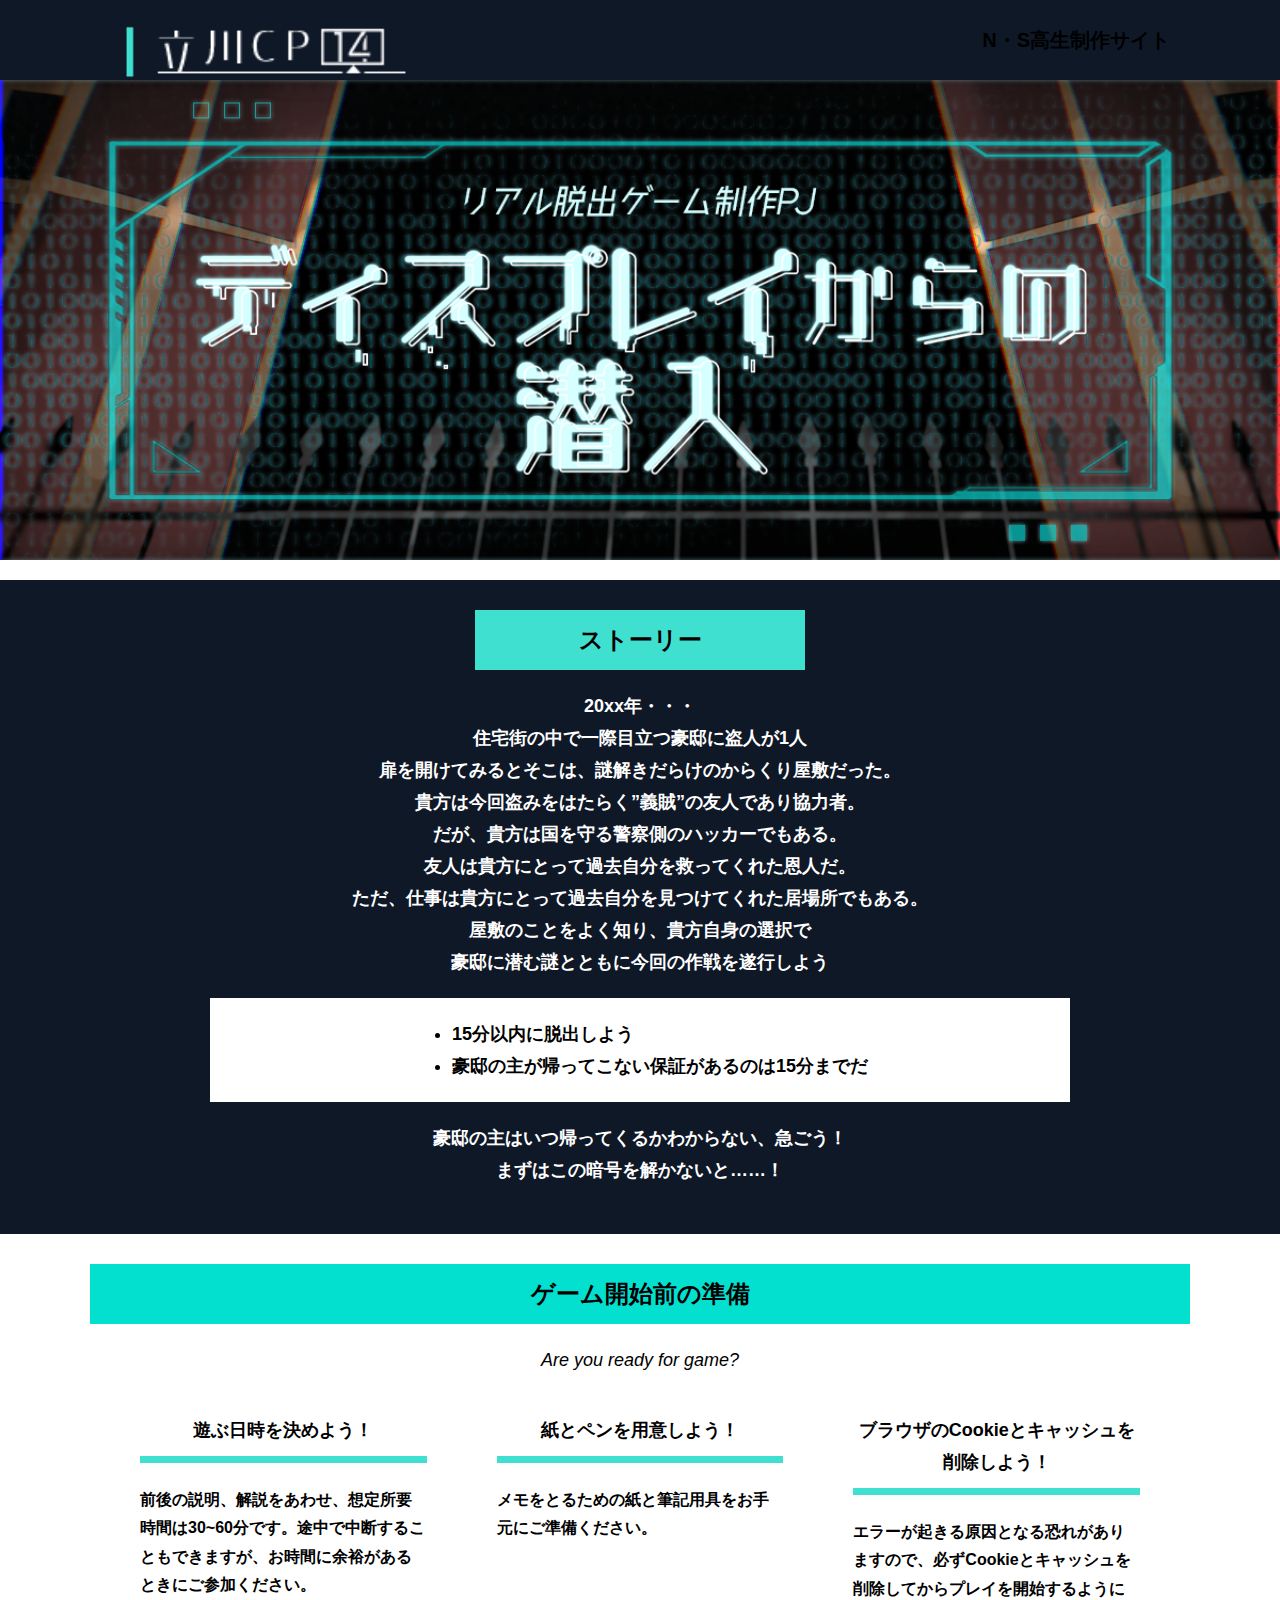
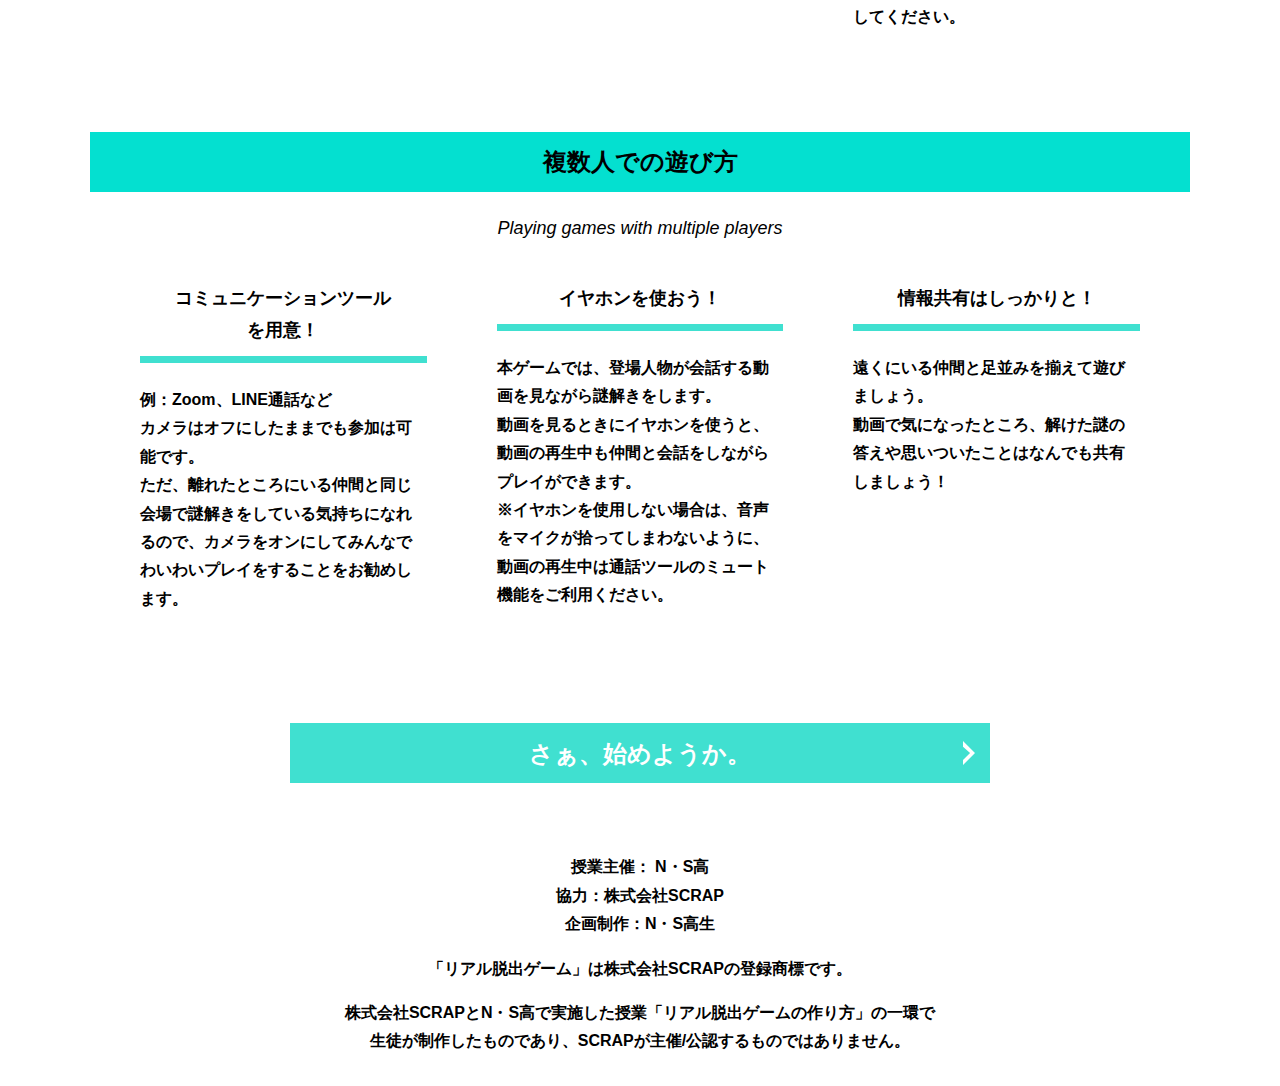
<file: index.html>
<!DOCTYPE html>
<html lang="ja">
<head>
  <meta charset="UTF-8">
  <meta http-equiv="X-UA-Compatible" content="IE=edge">
  <meta name="viewport" content="width=device-width, initial-scale=1.0">
  <title>ディスプレイからの潜入 │ Project N</title>
  <link rel="stylesheet" href="assets/css/normalize.css">
  <link rel="stylesheet" href="assets/css/style.css">
</head>
<body>
  <svg width="0" height="0" class="hidden">
    <symbol xmlns="http://www.w3.org/2000/svg" viewBox="0 0 12.47 24.94" id="arrow" class="arrow_svg">
      <title>arrow</title>
      <polygon points="0 24.94 0 19.66 7.35 12.47 0 5.92 0 0 12.47 12.47 0 24.94"/>
    </symbol>
  </svg>
  <header class="header">
    <div class="container">
      <div class="header__logo"><img src="assets/images/ロゴ 1.png" alt="チームロゴ"></div>
      <div class="header__name">N・S高生制作サイト</div>
    </div>
  </header>
  <main class="main index-page">
    <!-- タイトルエリア　ここから -->
    <h1 class="main-title"><img src="assets/images/TOP画.png" alt="Presented by SCRAP×N・S高リアル脱出ゲーム制作PJ 封鎖された家庭科室からの脱出"></h1>
    <!-- タイトルエリア　ここまで -->
    <section class="section section--story bg-color--darkgrey">
      <div class="container">
        <h2 class="section-title section-title--keycolor section-title--story">ストーリー</h2>
        <div class="story">
          <p class="text-center">20xx年・・・<br>
            住宅街の中で一際目立つ豪邸に盗人が1人<br>
            扉を開けてみるとそこは、謎解きだらけのからくり屋敷だった。<br>
            貴方は今回盗みをはたらく”義賊”の友人であり協力者。<br>
            だが、貴方は国を守る警察側のハッカーでもある。<br>
            友人は貴方にとって過去自分を救ってくれた恩人だ。<br>
            ただ、仕事は貴方にとって過去自分を見つけてくれた居場所でもある。<br>
            屋敷のことをよく知り、貴方自身の選択で<br>
            豪邸に潜む謎とともに今回の作戦を遂行しよう</p>
          <div class="story__note__outer bg-color--gray">
            <ul class="story__note">
              <li>15分以内に脱出しよう</li>
              <li>豪邸の主が帰ってこない保証があるのは15分までだ</li>
            </ul>
          </div>
          <p class="text-center">豪邸の主はいつ帰ってくるかわからない、急ごう！<br>
            まずはこの暗号を解かないと……！</p>
        </div>
      </div>
    </section>
    <section class="section bg-color--gray">
      <div class="container">
        <h2 class="section-title">ゲーム開始前の準備</h2>
        <p class="font-eng text-center">Are you ready for game?</p>
        <!--
          class名"row"内のclass名"column"が横並びになります。
          改行する場合は以下のように追加してください。
          <div class="row">
            <div class="column">
              ～ 内容 ～
            </div>
          </div>
        -->
        <div class="row">
          <div class="column">
            <div class="card">
              <h3 class="card__title">遊ぶ日時を決めよう！</h3>
              <p class="card__content">前後の説明、解説をあわせ、想定所要時間は30~60分です。途中で中断することもできますが、お時間に余裕があるときにご参加ください。</p>
            </div>
          </div>
          <div class="column">
            <div class="card">
              <h3 class="card__title">紙とペンを用意しよう！</h3>
              <p class="card__content">メモをとるための紙と筆記用具をお手元にご準備ください。</p>
            </div>
          </div>
          <div class="column">
            <div class="card">
              <h3 class="card__title">ブラウザのCookieとキャッシュを<br>削除しよう！</h3>
              <p class="card__content">エラーが起きる原因となる恐れがありますので、必ずCookieとキャッシュを削除してからプレイを開始するようにしてください。</p>
            </div>
          </div>
        </div>
      </div>
    </section>
    <section class="section bg-color--keycolor">
      <div class="container">
        <h2 class="section-title">複数人での遊び方</h2>
        <p class="font-eng text-center">Playing games with multiple players</p>
        <div class="row">
          <div class="column">
            <div class="card">
              <h3 class="card__title">コミュニケーションツール<br>を用意！</h3>
              <p class="card__content">例：Zoom、LINE通話など<br>
                カメラはオフにしたままでも参加は可能です。<br>
                ただ、離れたところにいる仲間と同じ会場で謎解きをしている気持ちになれるので、カメラをオンにしてみんなでわいわいプレイをすることをお勧めします。</p>
            </div>
          </div>
          <div class="column">
            <div class="card">
              <h3 class="card__title">イヤホンを使おう！</h3>
              <p class="card__content">本ゲームでは、登場人物が会話する動画を見ながら謎解きをします。<br>
                動画を見るときにイヤホンを使うと、動画の再生中も仲間と会話をしながらプレイができます。<br>
                ※イヤホンを使用しない場合は、音声をマイクが拾ってしまわないように、動画の再生中は通話ツールのミュート機能をご利用ください。</p>
            </div>
          </div>
          <div class="column">
            <div class="card">
              <h3 class="card__title">情報共有はしっかりと！</h3>
              <p class="card__content">遠くにいる仲間と足並みを揃えて遊びましょう。<br>
                動画で気になったところ、解けた謎の答えや思いついたことはなんでも共有しましょう！</p>
            </div>
          </div>
        </div>
      </div>
    </section>
    <section class="section">
      <div class="container">
        <a class="btn" href="main.html">さぁ、始めようか。<svg class="btn__arrow"><use xlink:href="#arrow"></use></svg></a>
      </div>
    </section>
  </main>
  <footer class="footer section bg-color--gray">
    <div class="container">
      <p class="text-center">授業主催： N・S高<br>協力：株式会社SCRAP<br>企画制作：N・S高生</p>
      <p class="text-center">「リアル脱出ゲーム」は株式会社SCRAPの登録商標です。</p>
      <p class="text-center">株式会社SCRAPとN・S高で実施した授業「リアル脱出ゲームの作り方」の一環で<br>生徒が制作したものであり、SCRAPが主催/公認するものではありません。</p>
    </div>
  </footer>
</body>
</html>
</file>
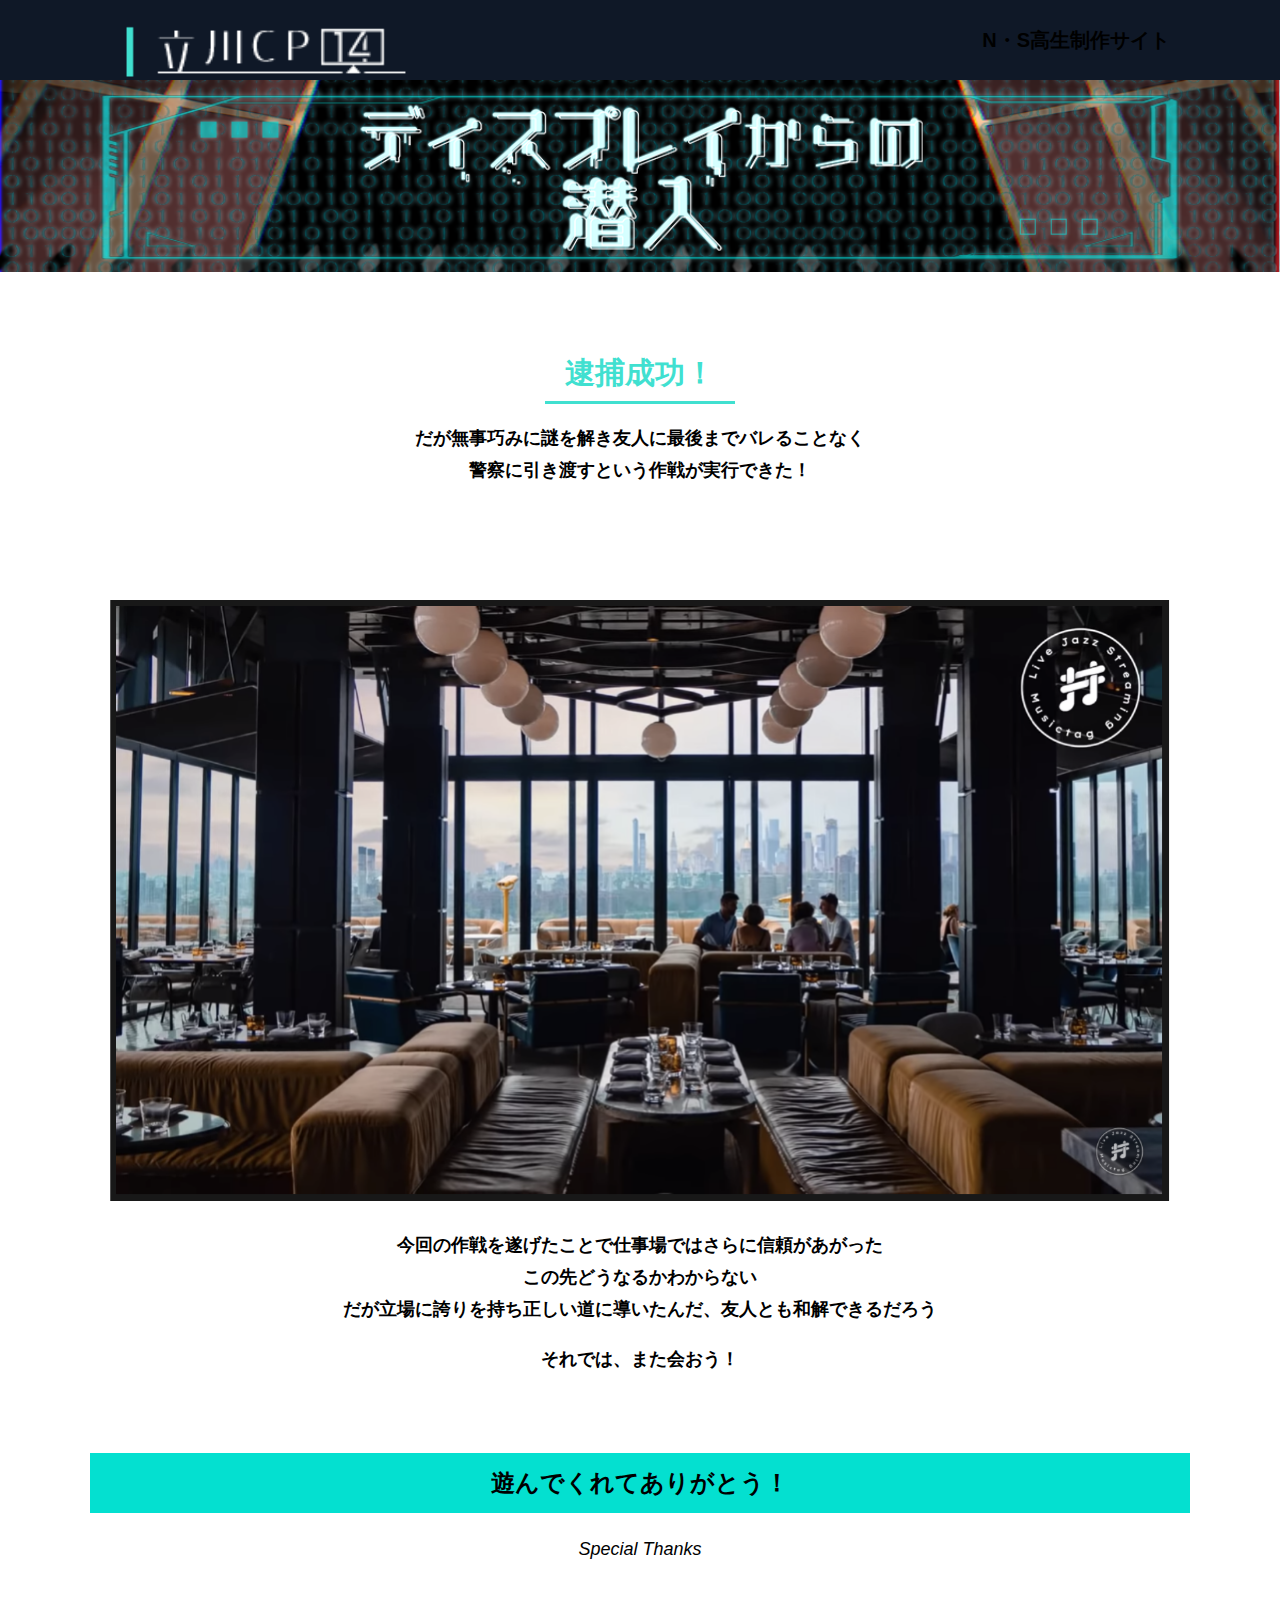
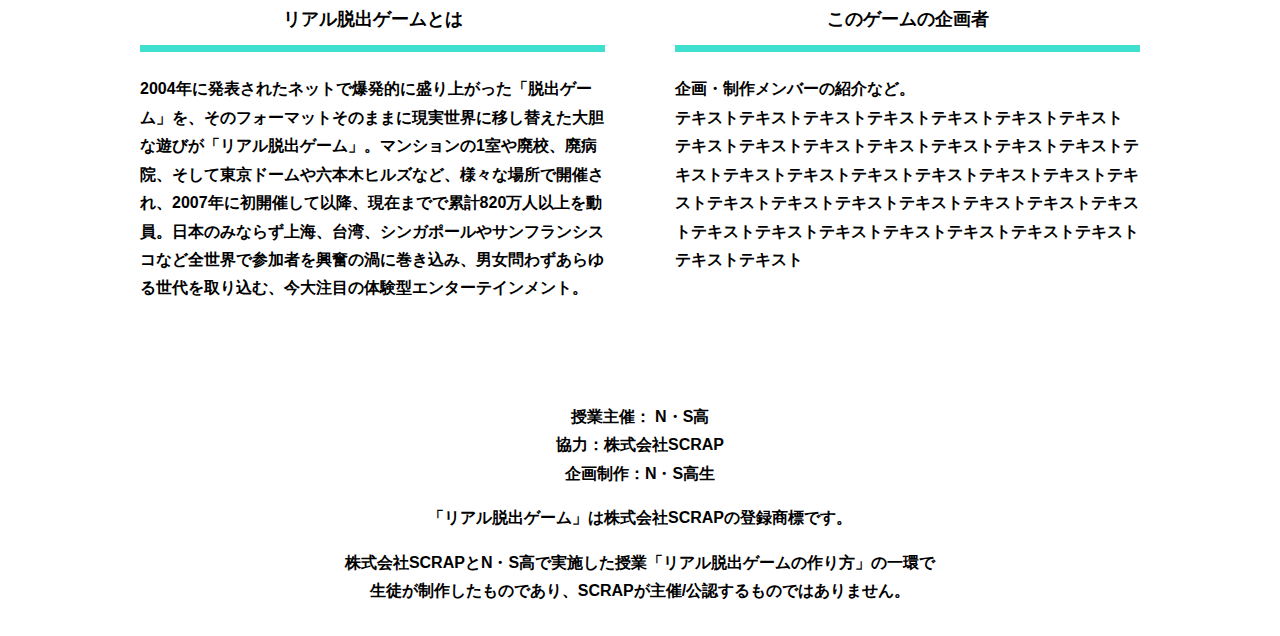
<file: ending1.html>
<!DOCTYPE html>
<html lang="ja">
<head>
  <meta charset="UTF-8">
  <meta http-equiv="X-UA-Compatible" content="IE=edge">
  <meta name="viewport" content="width=device-width, initial-scale=1.0">
  <title>ディスプレイからの潜入 │ Project N</title>
  <link rel="stylesheet" href="assets/css/normalize.css">
  <link rel="stylesheet" href="assets/css/style.css">
</head>
<body>
  <header class="header">
    <div class="container">
      <div class="header__logo"><img src="assets/images/ロゴ 1.png" alt="チームロゴ"></div>
      <div class="header__name">N・S高生制作サイト</div>
    </div>
  </header>
  <main class="main final-page">
    <!-- タイトルエリア　ここから -->
    <h1 class="main-title"><img src="assets/images/ヘッダー 1.png" alt="封鎖された家庭科室からの脱出"></h1>
    <!-- タイトルエリア　ここまで -->
    <section class="section">
      <div class="container">
        <div class="box bg-color--subcolor">
          <h2 class="section-title--border">逮捕成功！</h2>
          <p class="text-center">だが無事巧みに謎を解き友人に最後までバレることなく<br>
            警察に引き渡すという作戦が実行できた！</p>
        </div>
      </div>
    </section>
    <section class="section">
      <div class="container">
          <figure class="image__container">
             <img src="assets/images/stage.png" alt="">
          </figure>

<!--  YouTube貼り付け
            <div class="youtube__container">
              <div class="youtube">
                <iframe width="560" height="315" src="https://www.youtube.com/embed/IRyJe-0Uie0?controls=0" title="YouTube video player" frameborder="0" allow="accelerometer; autoplay; clipboard-write; encrypted-media; gyroscope; picture-in-picture" allowfullscreen></iframe>
              </div>
            </div>
Youtube貼り付けここまで-->         
      </div>
        <p class="text-center">今回の作戦を遂げたことで仕事場ではさらに信頼があがった<br>
          この先どうなるかわからない<br>
          だが立場に誇りを持ち正しい道に導いたんだ、友人とも和解できるだろう</p>
        <p class="text-center">それでは、また会おう！</p>
      </div>
    </section>
    <section class="section bg-color--keycolor">
      <div class="container">
        <h2 class="section-title">遊んでくれてありがとう！</h2>
        <p class="font-eng text-center">Special Thanks</p>
        <div class="row">
          <div class="column">
            <div class="card">
              <h3 class="card__title">リアル脱出ゲームとは</h3>
              <p class="card__content">2004年に発表されたネットで爆発的に盛り上がった「脱出ゲーム」を、そのフォーマットそのままに現実世界に移し替えた大胆な遊びが「リアル脱出ゲーム」。マンションの1室や廃校、廃病院、そして東京ドームや六本木ヒルズなど、様々な場所で開催され、2007年に初開催して以降、現在までで累計820万人以上を動員。日本のみならず上海、台湾、シンガポールやサンフランシスコなど全世界で参加者を興奮の渦に巻き込み、男女問わずあらゆる世代を取り込む、今大注目の体験型エンターテインメント。</p>
            </div>
          </div>
          <div class="column">
            <div class="card">
              <h3 class="card__title">このゲームの企画者</h3>
              <p class="card__content">企画・制作メンバーの紹介など。<br>
                テキストテキストテキストテキストテキストテキストテキスト<br>
                テキストテキストテキストテキストテキストテキストテキストテキストテキストテキストテキストテキストテキストテキストテキストテキストテキストテキストテキストテキストテキストテキストテキストテキストテキストテキストテキストテキストテキストテキストテキスト</p>
            </div>
          </div>
        </div>
      </div>
    </section>
  </main>
  <footer class="footer section bg-color--gray">
    <div class="container">
        <p class="text-center">授業主催： N・S高<br>協力：株式会社SCRAP<br>企画制作：N・S高生</p>
        <p class="text-center">「リアル脱出ゲーム」は株式会社SCRAPの登録商標です。</p>
        <p class="text-center">株式会社SCRAPとN・S高で実施した授業「リアル脱出ゲームの作り方」の一環で<br>生徒が制作したものであり、SCRAPが主催/公認するものではありません。</p>
    </div>
  </footer>
</body>
</html>
</file>
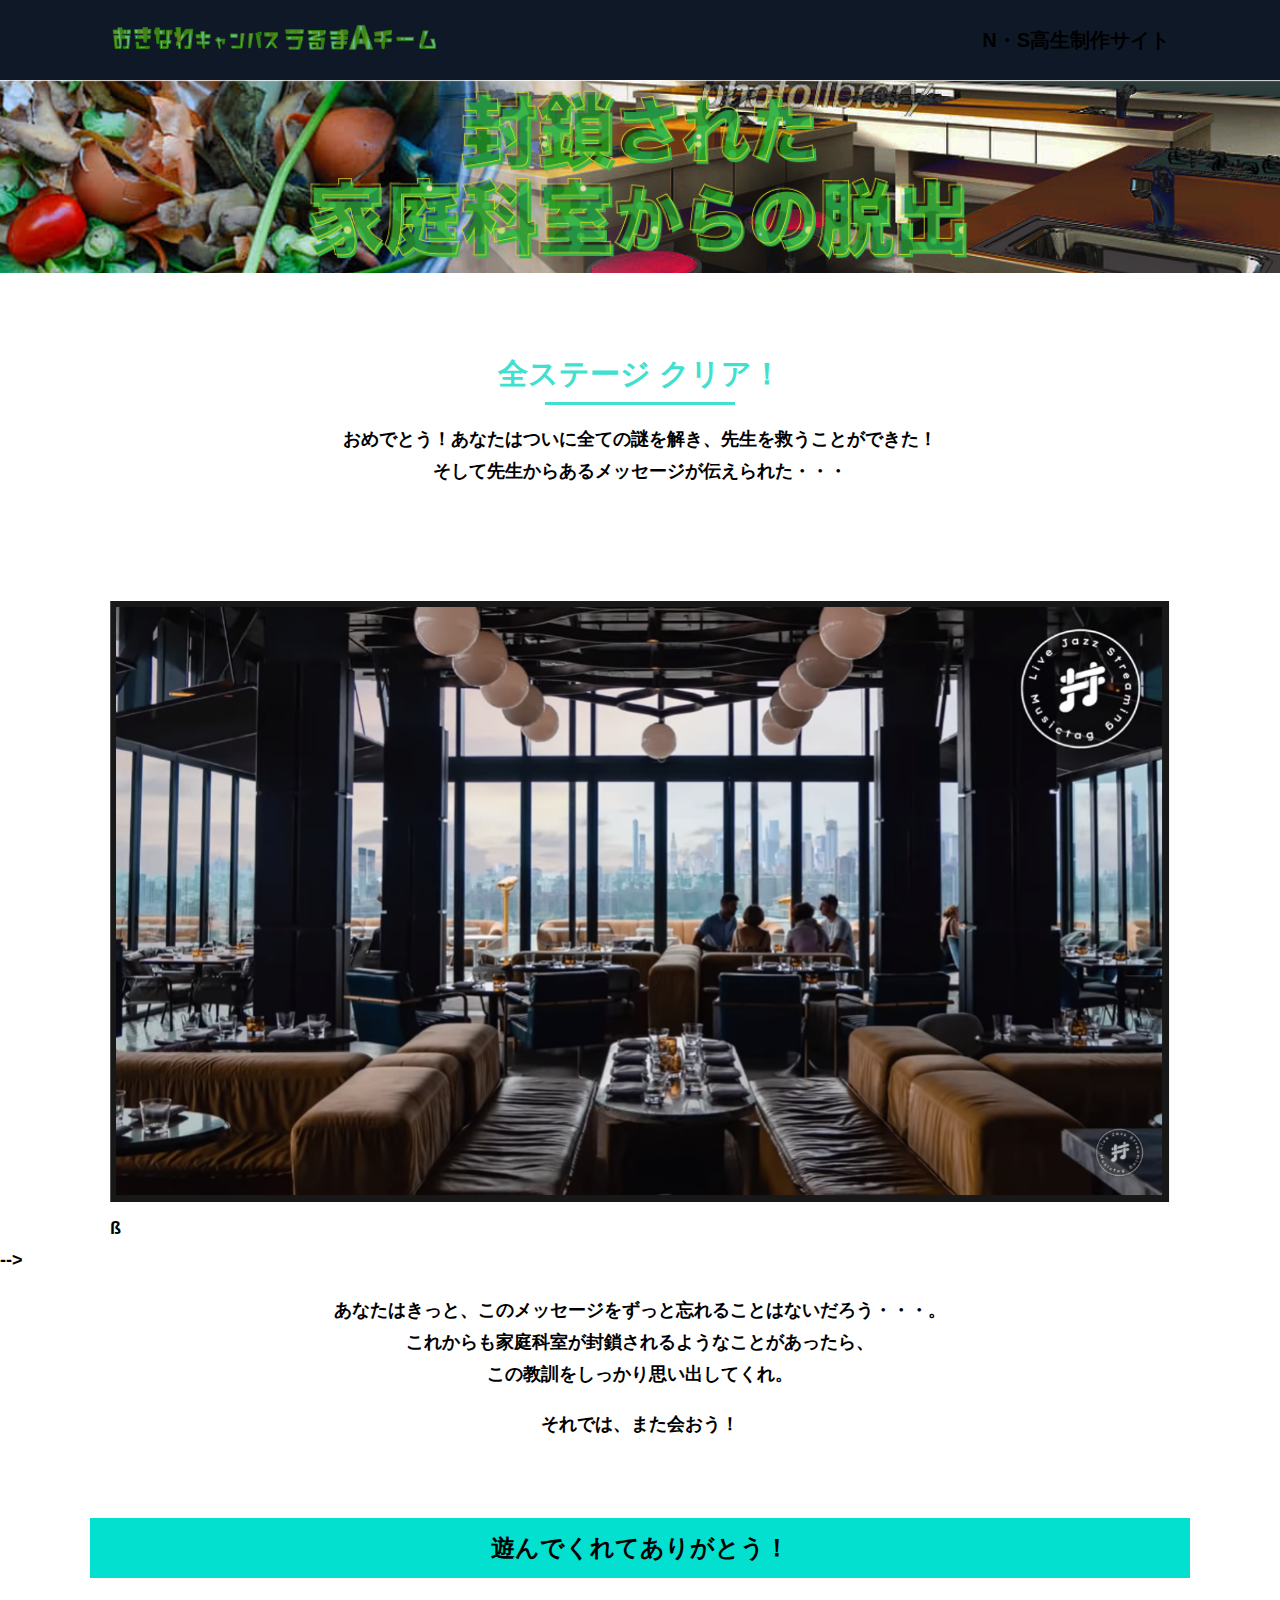
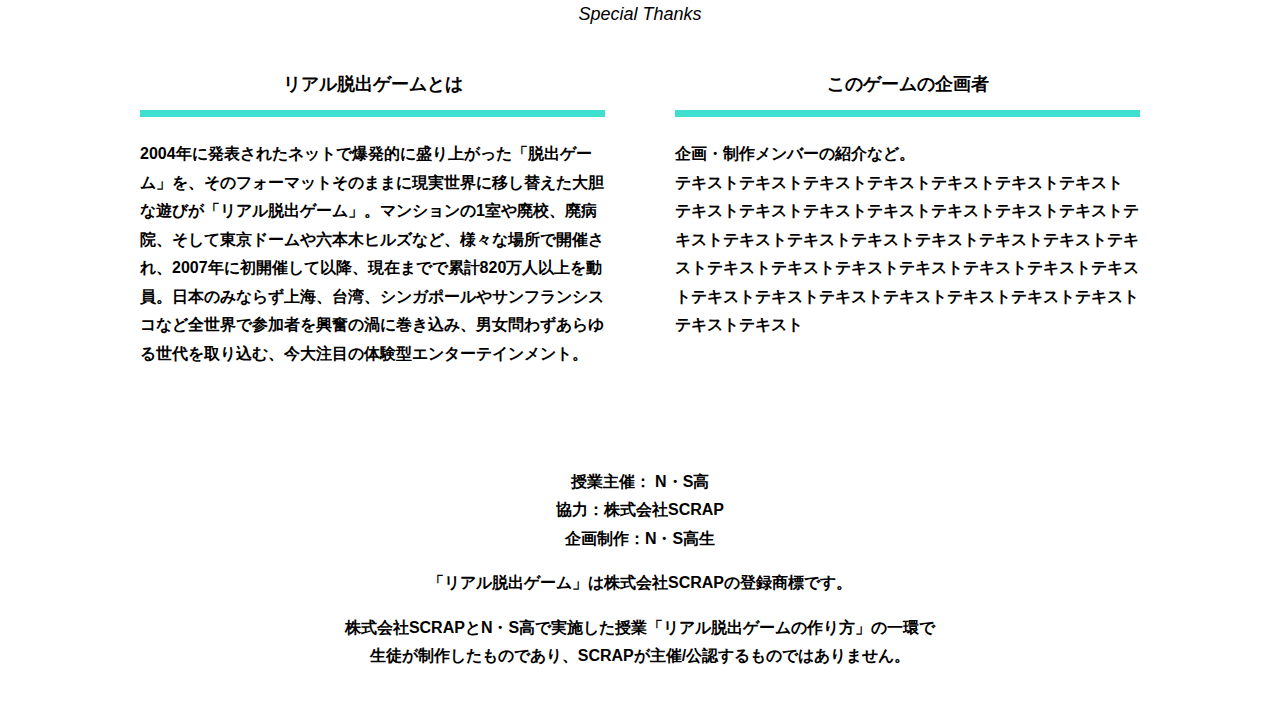
<file: Ending1.html>
<!DOCTYPE html>
<html lang="ja">
<head>
  <meta charset="UTF-8">
  <meta http-equiv="X-UA-Compatible" content="IE=edge">
  <meta name="viewport" content="width=device-width, initial-scale=1.0">
  <title>ディスプレイからの潜入 │ Project N</title>
  <link rel="stylesheet" href="assets/css/normalize.css">
  <link rel="stylesheet" href="assets/css/style.css">
</head>
<body>
  <header class="header">
    <div class="container">
      <div class="header__logo"><img src="assets/images/logo.svg" alt="チームロゴ"></div>
      <div class="header__name">N・S高生制作サイト</div>
    </div>
  </header>
  <main class="main final-page">
    <!-- タイトルエリア　ここから -->
    <h1 class="main-title"><img src="assets/images/main-image.png" alt="封鎖された家庭科室からの脱出"></h1>
    <!-- タイトルエリア　ここまで -->
    <section class="section">
      <div class="container">
        <div class="box bg-color--subcolor">
          <h2 class="section-title--border">全ステージ クリア！</h2>
          <p class="text-center">おめでとう！あなたはついに全ての謎を解き、先生を救うことができた！<br>
            そして先生からあるメッセージが伝えられた・・・</p>
        </div>
      </div>
    </section>
    <section class="section">
      <div class="container">
          <figure class="image__container">
             <img src="assets/images/stage.png" alt="">
          </figure>

<!--  YouTube貼り付け
            <div class="youtube__container">
              <div class="youtube">
                <iframe width="560" height="315" src="https://www.youtube.com/embed/IRyJe-0Uie0?controls=0" title="YouTube video player" frameborder="0" allow="accelerometer; autoplay; clipboard-write; encrypted-media; gyroscope; picture-in-picture" allowfullscreen></iframe>
              </div>
            </div>
Youtube貼り付けここまで-->
          ß
      </div>
         -->
        <p class="text-center">あなたはきっと、このメッセージをずっと忘れることはないだろう・・・。<br>
          これからも家庭科室が封鎖されるようなことがあったら、<br>
          この教訓をしっかり思い出してくれ。</p>
        <p class="text-center">それでは、また会おう！</p>
      </div>
    </section>
    <section class="section bg-color--keycolor">
      <div class="container">
        <h2 class="section-title">遊んでくれてありがとう！</h2>
        <p class="font-eng text-center">Special Thanks</p>
        <div class="row">
          <div class="column">
            <div class="card">
              <h3 class="card__title">リアル脱出ゲームとは</h3>
              <p class="card__content">2004年に発表されたネットで爆発的に盛り上がった「脱出ゲーム」を、そのフォーマットそのままに現実世界に移し替えた大胆な遊びが「リアル脱出ゲーム」。マンションの1室や廃校、廃病院、そして東京ドームや六本木ヒルズなど、様々な場所で開催され、2007年に初開催して以降、現在までで累計820万人以上を動員。日本のみならず上海、台湾、シンガポールやサンフランシスコなど全世界で参加者を興奮の渦に巻き込み、男女問わずあらゆる世代を取り込む、今大注目の体験型エンターテインメント。</p>
            </div>
          </div>
          <div class="column">
            <div class="card">
              <h3 class="card__title">このゲームの企画者</h3>
              <p class="card__content">企画・制作メンバーの紹介など。<br>
                テキストテキストテキストテキストテキストテキストテキスト<br>
                テキストテキストテキストテキストテキストテキストテキストテキストテキストテキストテキストテキストテキストテキストテキストテキストテキストテキストテキストテキストテキストテキストテキストテキストテキストテキストテキストテキストテキストテキストテキスト</p>
            </div>
          </div>
        </div>
      </div>
    </section>
  </main>
  <footer class="footer section bg-color--gray">
    <div class="container">
        <p class="text-center">授業主催： N・S高<br>協力：株式会社SCRAP<br>企画制作：N・S高生</p>
        <p class="text-center">「リアル脱出ゲーム」は株式会社SCRAPの登録商標です。</p>
        <p class="text-center">株式会社SCRAPとN・S高で実施した授業「リアル脱出ゲームの作り方」の一環で<br>生徒が制作したものであり、SCRAPが主催/公認するものではありません。</p>
    </div>
  </footer>
</body>
</html>
</file>
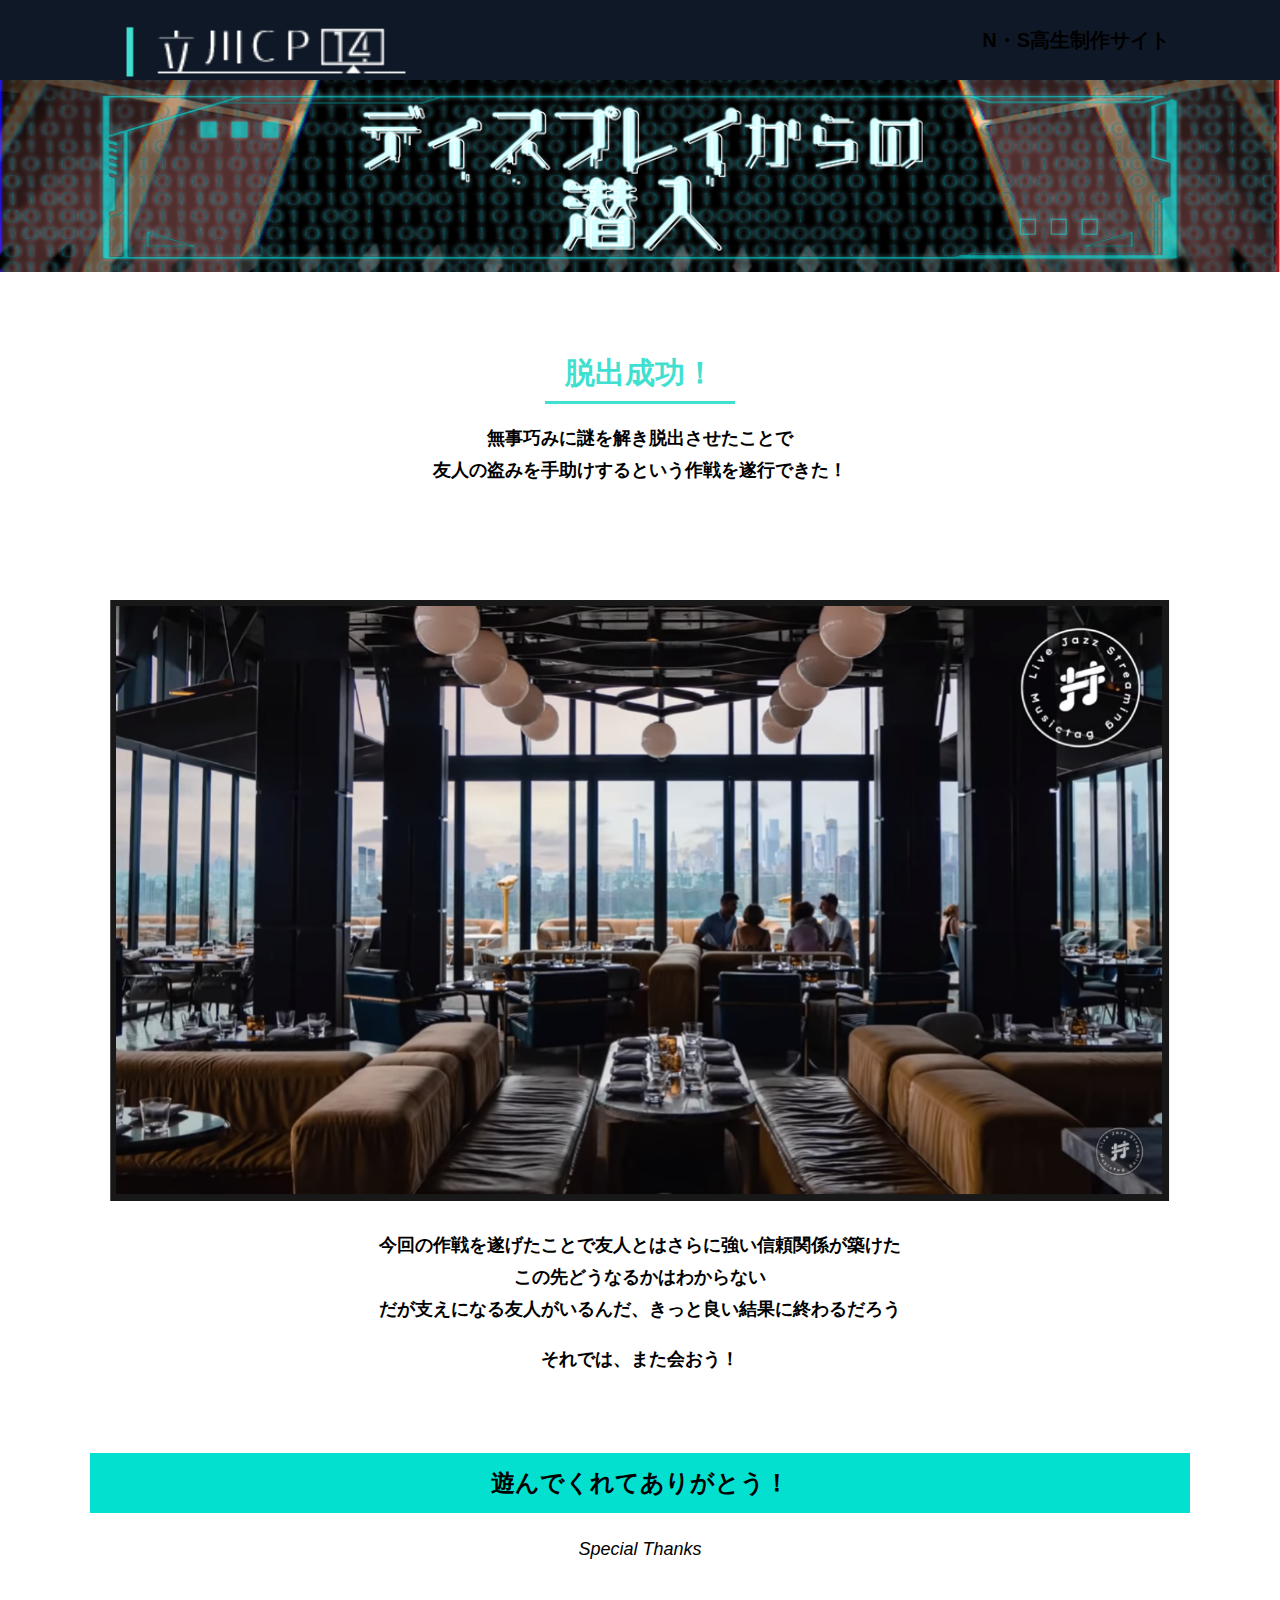
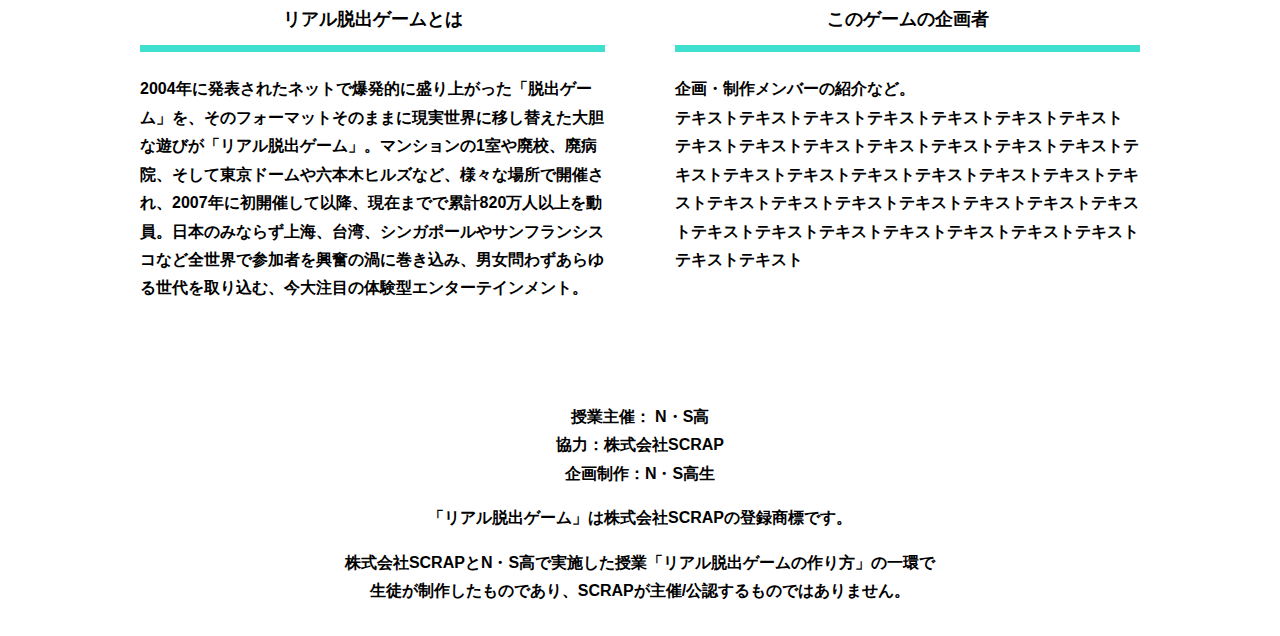
<file: ending2.html>
<!DOCTYPE html>
<html lang="ja">
<head>
  <meta charset="UTF-8">
  <meta http-equiv="X-UA-Compatible" content="IE=edge">
  <meta name="viewport" content="width=device-width, initial-scale=1.0">
  <title>ディスプレイからの潜入 │ Project N</title>
  <link rel="stylesheet" href="assets/css/normalize.css">
  <link rel="stylesheet" href="assets/css/style.css">
</head>
<body>
  <header class="header">
    <div class="container">
      <div class="header__logo"><img src="assets/images/ロゴ 1.png" alt="チームロゴ"></div>
      <div class="header__name">N・S高生制作サイト</div>
    </div>
  </header>
  <main class="main final-page">
    <!-- タイトルエリア　ここから -->
    <h1 class="main-title"><img src="assets/images/ヘッダー 1.png" alt="ディスプレイからの潜入"></h1>
    <!-- タイトルエリア　ここまで -->
    <section class="section">
      <div class="container">
        <div class="box bg-color--subcolor">
          <h2 class="section-title--border">脱出成功！</h2>
          <p class="text-center">無事巧みに謎を解き脱出させたことで<br>
            友人の盗みを手助けするという作戦を遂行できた！</p>
        </div>
      </div>
    </section>
    <section class="section">
      <div class="container">
          <figure class="image__container">
             <img src="assets/images/stage.png" alt="">
          </figure>

<!--  YouTube貼り付け
            <div class="youtube__container">
              <div class="youtube">
                <iframe width="560" height="315" src="https://www.youtube.com/embed/IRyJe-0Uie0?controls=0" title="YouTube video player" frameborder="0" allow="accelerometer; autoplay; clipboard-write; encrypted-media; gyroscope; picture-in-picture" allowfullscreen></iframe>
              </div>
            </div>
Youtube貼り付けここまで-->         
      </div><p class="text-center">今回の作戦を遂げたことで友人とはさらに強い信頼関係が築けた<br>
          この先どうなるかはわからない<br>
          だが支えになる友人がいるんだ、きっと良い結果に終わるだろう</p>
        <p class="text-center">それでは、また会おう！</p>
      </div>
    </section>
    <section class="section bg-color--keycolor">
      <div class="container">
        <h2 class="section-title">遊んでくれてありがとう！</h2>
        <p class="font-eng text-center">Special Thanks</p>
        <div class="row">
          <div class="column">
            <div class="card">
              <h3 class="card__title">リアル脱出ゲームとは</h3>
              <p class="card__content">2004年に発表されたネットで爆発的に盛り上がった「脱出ゲーム」を、そのフォーマットそのままに現実世界に移し替えた大胆な遊びが「リアル脱出ゲーム」。マンションの1室や廃校、廃病院、そして東京ドームや六本木ヒルズなど、様々な場所で開催され、2007年に初開催して以降、現在までで累計820万人以上を動員。日本のみならず上海、台湾、シンガポールやサンフランシスコなど全世界で参加者を興奮の渦に巻き込み、男女問わずあらゆる世代を取り込む、今大注目の体験型エンターテインメント。</p>
            </div>
          </div>
          <div class="column">
            <div class="card">
              <h3 class="card__title">このゲームの企画者</h3>
              <p class="card__content">企画・制作メンバーの紹介など。<br>
                テキストテキストテキストテキストテキストテキストテキスト<br>
                テキストテキストテキストテキストテキストテキストテキストテキストテキストテキストテキストテキストテキストテキストテキストテキストテキストテキストテキストテキストテキストテキストテキストテキストテキストテキストテキストテキストテキストテキストテキスト</p>
            </div>
          </div>
        </div>
      </div>
    </section>
  </main>
  <footer class="footer section bg-color--gray">
    <div class="container">
        <p class="text-center">授業主催： N・S高<br>協力：株式会社SCRAP<br>企画制作：N・S高生</p>
        <p class="text-center">「リアル脱出ゲーム」は株式会社SCRAPの登録商標です。</p>
        <p class="text-center">株式会社SCRAPとN・S高で実施した授業「リアル脱出ゲームの作り方」の一環で<br>生徒が制作したものであり、SCRAPが主催/公認するものではありません。</p>
    </div>
  </footer>
</body>
</html>
</file>
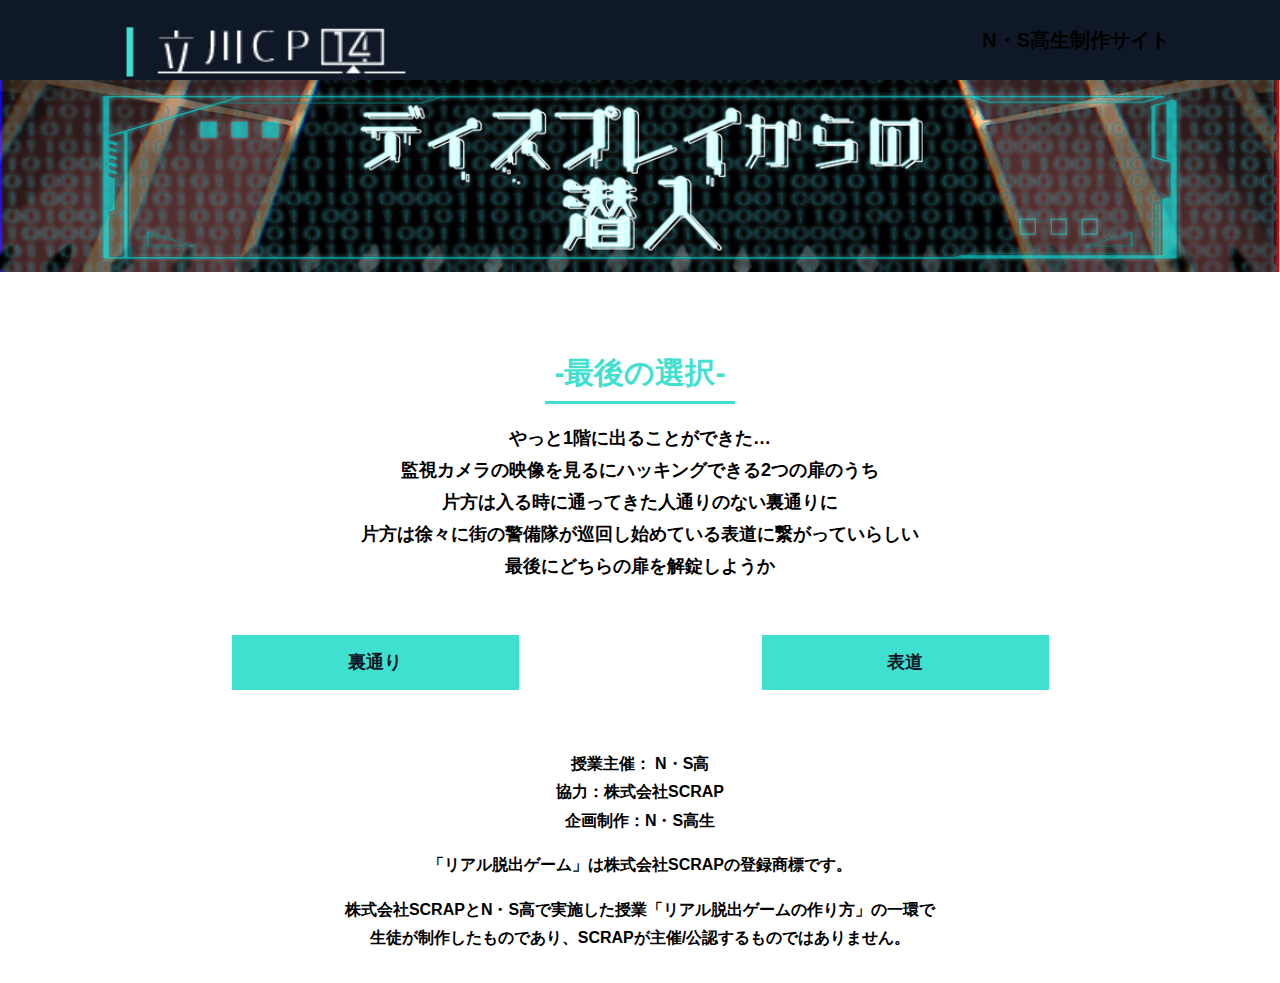
<file: final.html>
<!DOCTYPE html>
<html lang="ja">
<head>
  <meta charset="UTF-8">
  <meta http-equiv="X-UA-Compatible" content="IE=edge">
  <meta name="viewport" content="width=device-width, initial-scale=1.0">
  <title>ディスプレイからの潜入 │ Project N</title>
  <link rel="stylesheet" href="assets/css/normalize.css">
  <link rel="stylesheet" href="assets/css/style.css">
</head>
<body>
  <header class="header">
    <div class="container">
      <div class="header__logo"><img src="assets/images/ロゴ 1.png" alt="チームロゴ"></div>
      <div class="header__name">N・S高生制作サイト</div>
    </div>
  </header>
  <main class="main final-page">
    <!-- タイトルエリア　ここから -->
    <h1 class="main-title"><img src="assets/images/ヘッダー 1.png" alt="封鎖された家庭科室からの脱出"></h1>
    <!-- タイトルエリア　ここまで -->
    <section class="section">
      <div class="container">
        <div class="box bg-color--subcolor">
          <h2 class="section-title--border">-最後の選択-</h2>
          <p class="text-center">やっと1階に出ることができた…<br>
            監視カメラの映像を見るにハッキングできる2つの扉のうち<br>
            片方は入る時に通ってきた人通りのない裏通りに<br>
            片方は徐々に街の警備隊が巡回し始めている表道に繋がっていらしい<br>
            最後にどちらの扉を解錠しようか</p>
        </div>
       <div　 class="final-button">
        <button onclick="location.href='https://yamagatatatsunosuke.github.io/alfa-tachikawa-14-0723/ending2'"><b>裏通り</b></button>
        <button onclick="location.href='https://yamagatatatsunosuke.github.io/alfa-tachikawa-14-0723/ending1'"><b>表道</b></button>
       </div>
      </div>
    </section>
  </main>
  <footer class="footer section bg-color--gray">
    <div class="container">
        <p class="text-center">授業主催： N・S高<br>協力：株式会社SCRAP<br>企画制作：N・S高生</p>
        <p class="text-center">「リアル脱出ゲーム」は株式会社SCRAPの登録商標です。</p>
        <p class="text-center">株式会社SCRAPとN・S高で実施した授業「リアル脱出ゲームの作り方」の一環で<br>生徒が制作したものであり、SCRAPが主催/公認するものではありません。</p>
    </div>
  </footer>
</body>
</html>
</file>
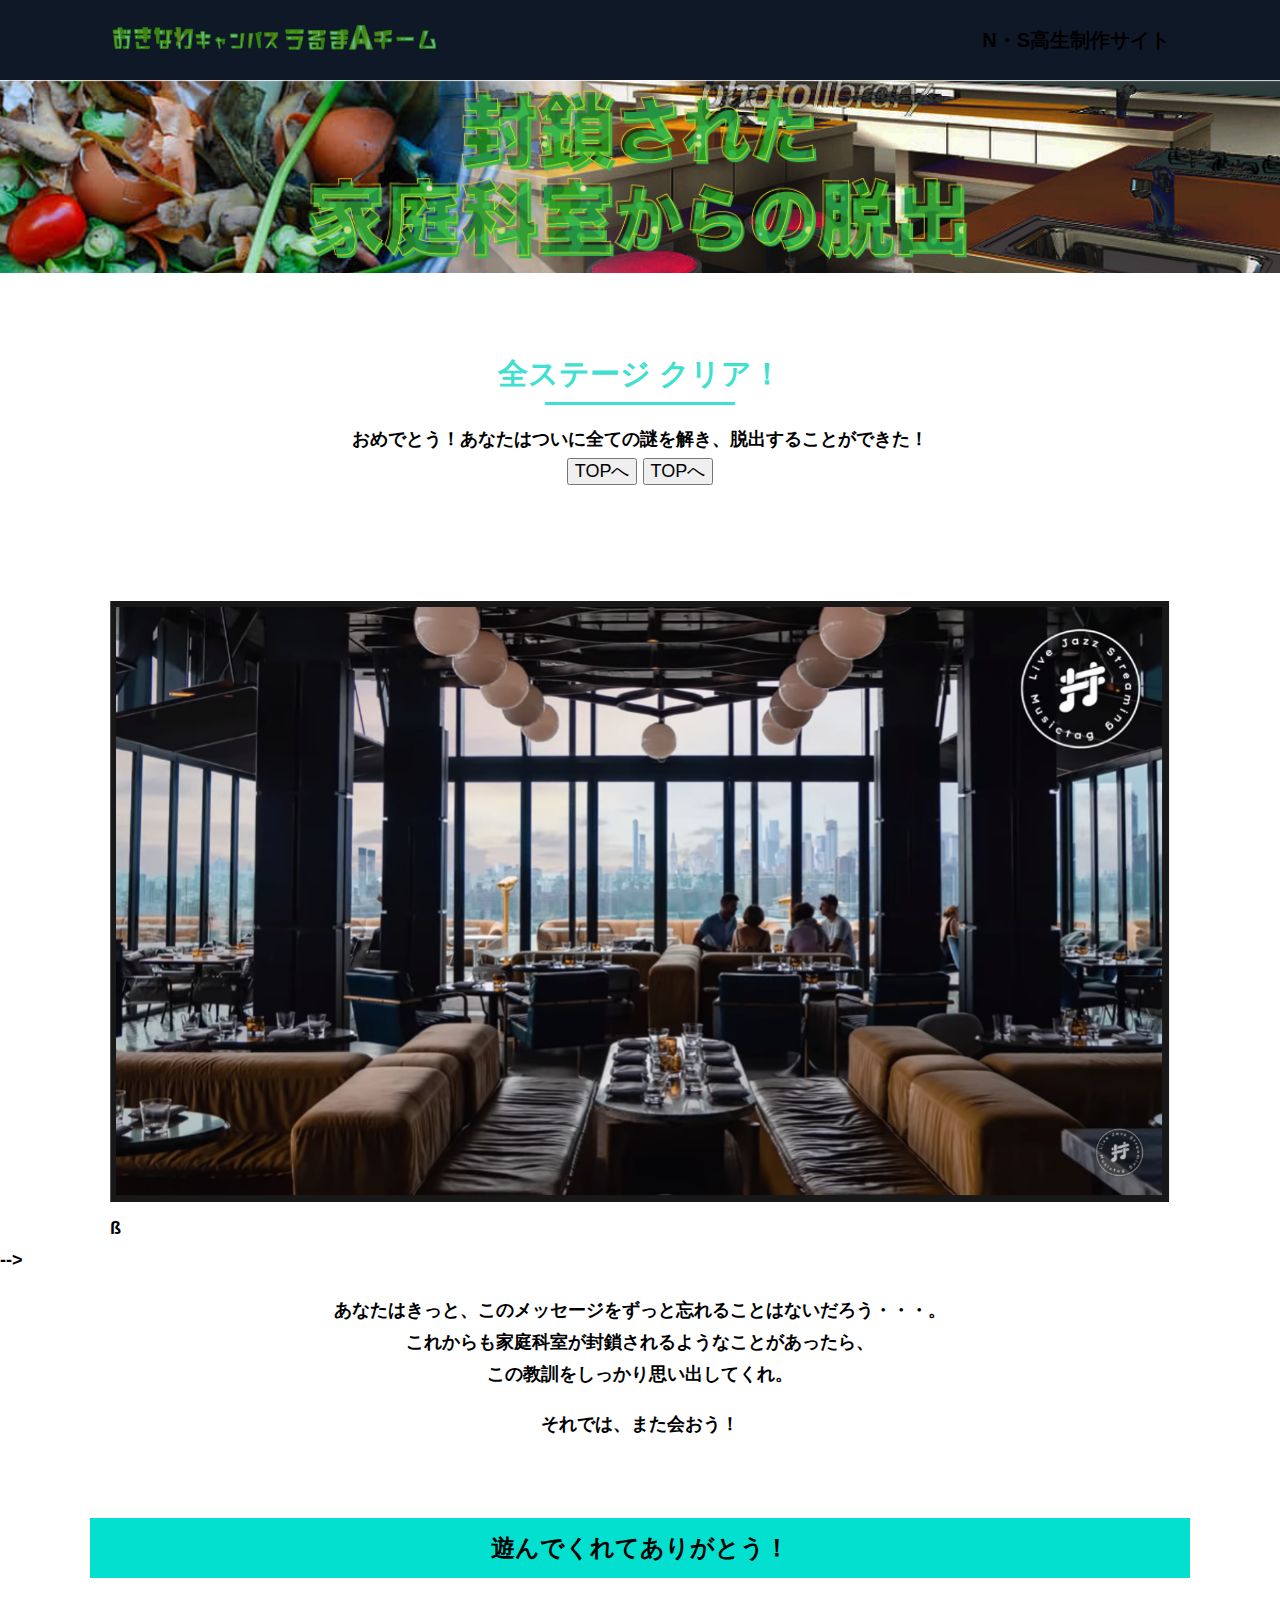
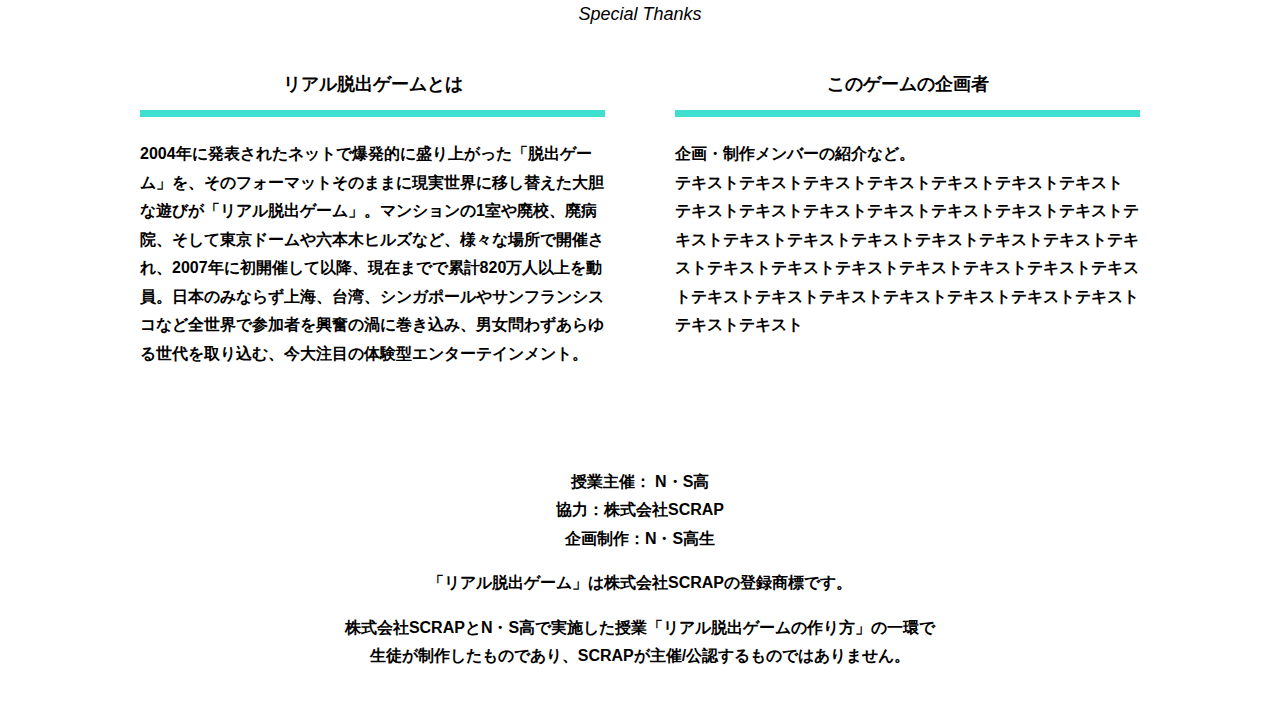
<file: final1.html>
<!DOCTYPE html>
<html lang="ja">
<head>
  <meta charset="UTF-8">
  <meta http-equiv="X-UA-Compatible" content="IE=edge">
  <meta name="viewport" content="width=device-width, initial-scale=1.0">
  <title>ディスプレイからの潜入 │ Project N</title>
  <link rel="stylesheet" href="assets/css/normalize.css">
  <link rel="stylesheet" href="assets/css/style.css">
</head>
<body>
  <header class="header">
    <div class="container">
      <div class="header__logo"><img src="assets/images/logo.svg" alt="チームロゴ"></div>
      <div class="header__name">N・S高生制作サイト</div>
    </div>
  </header>
  <main class="main final-page">
    <!-- タイトルエリア　ここから -->
    <h1 class="main-title"><img src="assets/images/main-image.png" alt="封鎖された家庭科室からの脱出"></h1>
    <!-- タイトルエリア　ここまで -->
    <section class="section">
      <div class="container">
        <div class="box bg-color--subcolor">
          <h2 class="section-title--border">全ステージ クリア！</h2>
          <p class="text-center">おめでとう！あなたはついに全ての謎を解き、脱出することができた！<br>
            <script>
              function jump(){
                if (confirm("本当によろしいですか？")==true)
                  location.href = "https://yamagatatatsunosuke.github.io/alfa-tachikawa-14-0723/final2";
              }
            </script>
            <input type="button" name="link" value="TOPへ" onclick="jump()">
            <script>
              function jump(){
                if (confirm("本当によろしいですか？")==true)
                  location.href = "https://yamagatatatsunosuke.github.io/alfa-tachikawa-14-0723/final3";
              }
            </script>
            <input type="button" name="link" value="TOPへ" onclick="jump()">
          </p>
        </div>
      </div>
    </section>
    <section class="section">
      <div class="container">
          <figure class="image__container">
             <img src="assets/images/stage.png" alt="">
          </figure>

<!--  YouTube貼り付け
            <div class="youtube__container">
              <div class="youtube">
                <iframe width="560" height="315" src="https://www.youtube.com/embed/IRyJe-0Uie0?controls=0" title="YouTube video player" frameborder="0" allow="accelerometer; autoplay; clipboard-write; encrypted-media; gyroscope; picture-in-picture" allowfullscreen></iframe>
              </div>
            </div>
Youtube貼り付けここまで-->
          ß
      </div>
         -->
        <p class="text-center">あなたはきっと、このメッセージをずっと忘れることはないだろう・・・。<br>
          これからも家庭科室が封鎖されるようなことがあったら、<br>
          この教訓をしっかり思い出してくれ。</p>
        <p class="text-center">それでは、また会おう！</p>
      </div>
    </section>
    <section class="section bg-color--keycolor">
      <div class="container">
        <h2 class="section-title">遊んでくれてありがとう！</h2>
        <p class="font-eng text-center">Special Thanks</p>
        <div class="row">
          <div class="column">
            <div class="card">
              <h3 class="card__title">リアル脱出ゲームとは</h3>
              <p class="card__content">2004年に発表されたネットで爆発的に盛り上がった「脱出ゲーム」を、そのフォーマットそのままに現実世界に移し替えた大胆な遊びが「リアル脱出ゲーム」。マンションの1室や廃校、廃病院、そして東京ドームや六本木ヒルズなど、様々な場所で開催され、2007年に初開催して以降、現在までで累計820万人以上を動員。日本のみならず上海、台湾、シンガポールやサンフランシスコなど全世界で参加者を興奮の渦に巻き込み、男女問わずあらゆる世代を取り込む、今大注目の体験型エンターテインメント。</p>
            </div>
          </div>
          <div class="column">
            <div class="card">
              <h3 class="card__title">このゲームの企画者</h3>
              <p class="card__content">企画・制作メンバーの紹介など。<br>
                テキストテキストテキストテキストテキストテキストテキスト<br>
                テキストテキストテキストテキストテキストテキストテキストテキストテキストテキストテキストテキストテキストテキストテキストテキストテキストテキストテキストテキストテキストテキストテキストテキストテキストテキストテキストテキストテキストテキストテキスト</p>
            </div>
          </div>
        </div>
      </div>
    </section>
  </main>
  <footer class="footer section bg-color--gray">
    <div class="container">
        <p class="text-center">授業主催： N・S高<br>協力：株式会社SCRAP<br>企画制作：N・S高生</p>
        <p class="text-center">「リアル脱出ゲーム」は株式会社SCRAPの登録商標です。</p>
        <p class="text-center">株式会社SCRAPとN・S高で実施した授業「リアル脱出ゲームの作り方」の一環で<br>生徒が制作したものであり、SCRAPが主催/公認するものではありません。</p>
    </div>
  </footer>
</body>
</html>
</file>
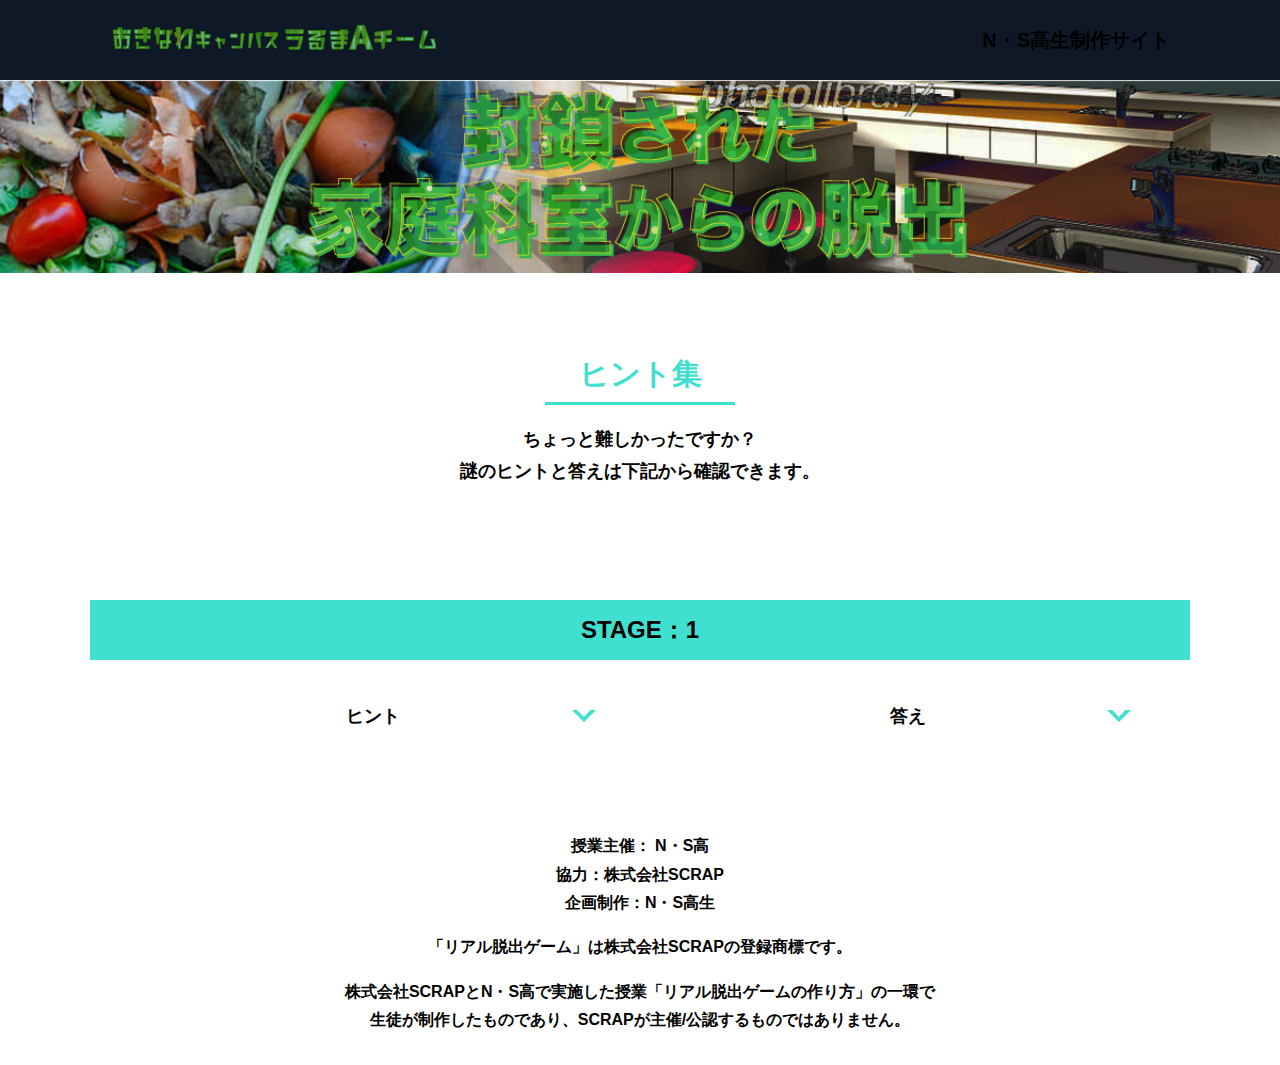
<file: hint1.html>
<!DOCTYPE html>
<html lang="ja">
<head>
  <meta charset="UTF-8">
  <meta http-equiv="X-UA-Compatible" content="IE=edge">
  <meta name="viewport" content="width=device-width, initial-scale=1.0">
  <title>ヒント │ 封鎖された家庭科室からの脱出 │ Project N</title>
  <link rel="stylesheet" href="assets/css/normalize.css">
  <link rel="stylesheet" href="assets/css/style.css">
</head>
<body>
  <svg width="0" height="0" class="hidden">
    <symbol xmlns="http://www.w3.org/2000/svg" viewBox="0 0 12.47 24.94" id="arrow" class="arrow_svg">
      <title>arrow</title>
      <polygon points="0 24.94 0 19.66 7.35 12.47 0 5.92 0 0 12.47 12.47 0 24.94"/>
    </symbol>
  </svg>
  <header class="header">
    <div class="container">
      <div class="header__logo"><img src="assets/images/logo.svg" alt="チームロゴ"></div>
      <div class="header__name">N・S高生制作サイト</div>
    </div>
  </header>
  <main class="main hint-page">
    <!-- タイトルエリア　ここから -->
    <h1 class="main-title"><img src="assets/images/main-image.png" alt="封鎖された家庭科室からの脱出"></h1>
    <!-- タイトルエリア　ここまで -->
    <section class="section">
      <div class="container">
        <div class="box bg-color--subcolor">
          <h2 class="section-title--border">ヒント集</h2>
          <p class="text-center">ちょっと難しかったですか？<br>
            謎のヒントと答えは下記から確認できます。</p>
        </div>
      </div>
    </section>
    <!-- STAGE1ヒント　ここから -->
    <section id="stage1" class="section bg-color--gray">
      <div class="container">
        <h2 class="section-title section-title--keycolor">STAGE：1</h2>
        <div class="row">
          <div class="column">
            <div class="card">
              <h3 class="card__title">ヒント<svg class="card__arrow"><use xlink:href="#arrow"></use></svg></h3>
              <p class="card__content">……たからの入っている部屋？</p>
            </div>
          </div>
          <div class="column">
            <div class="card">
              <h3 class="card__title">答え<svg class="card__arrow"><use xlink:href="#arrow"></use></svg></h3>
              <p class="card__content">C</p>
            </div>
          </div>
        </div>
      </div>
    </section>
    <!-- STAGE1ヒント　ここまで -->
  </main>
  <footer class="footer section bg-color--gray">
    <div class="container">
        <p class="text-center">授業主催： N・S高<br>協力：株式会社SCRAP<br>企画制作：N・S高生</p>
        <p class="text-center">「リアル脱出ゲーム」は株式会社SCRAPの登録商標です。</p>
        <p class="text-center">株式会社SCRAPとN・S高で実施した授業「リアル脱出ゲームの作り方」の一環で<br>生徒が制作したものであり、SCRAPが主催/公認するものではありません。</p>
    </div>
  </footer>
  <script src="assets/js/hint.js"></script>
</body>
</html>
</file>
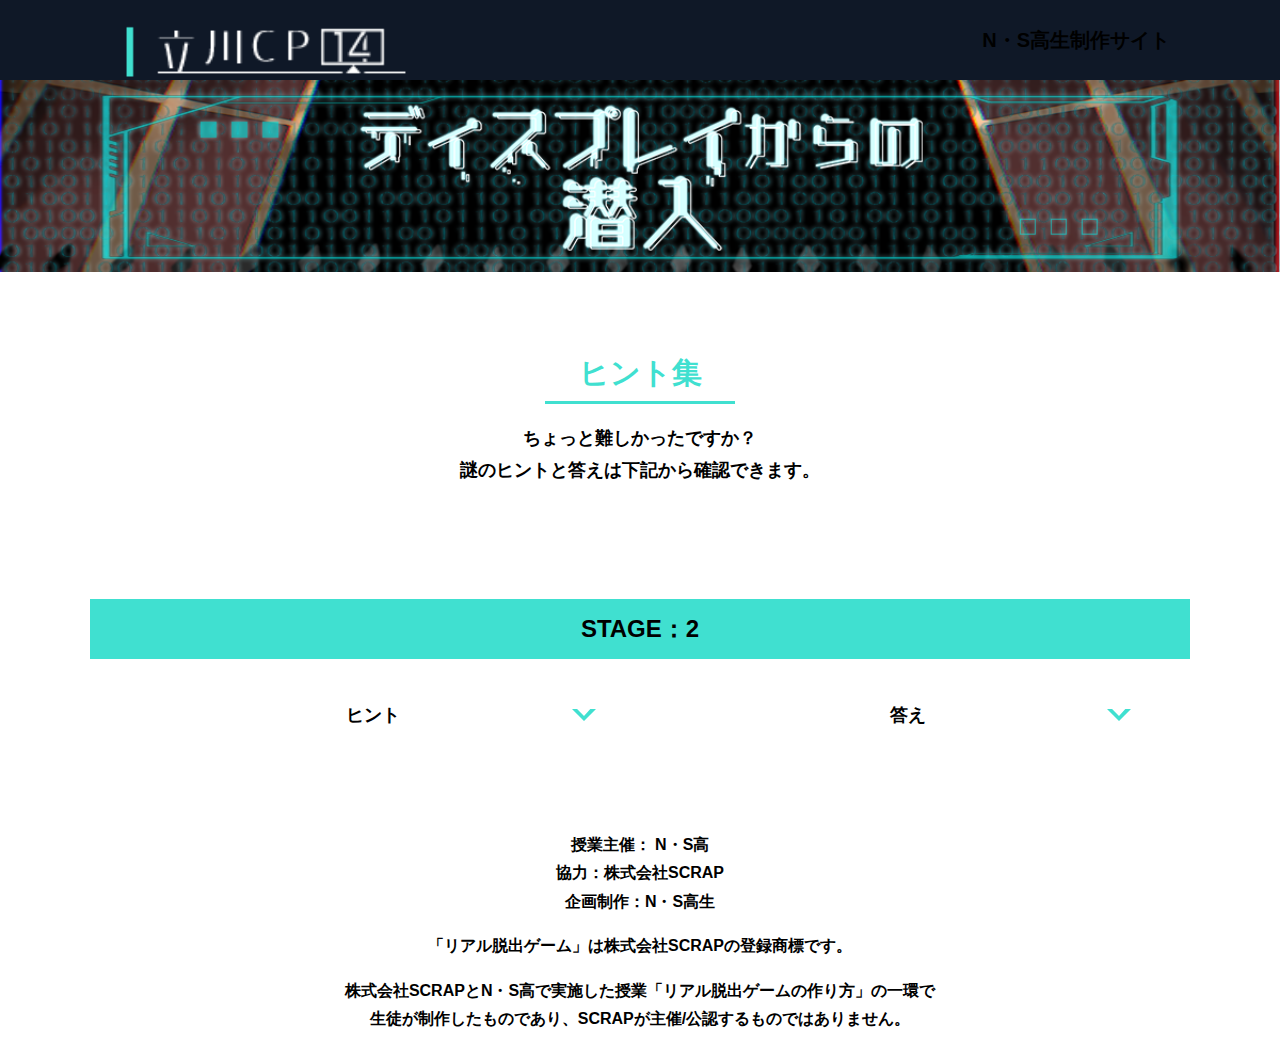
<file: hint2.html>
<!DOCTYPE html>
<html lang="ja">
<head>
  <meta charset="UTF-8">
  <meta http-equiv="X-UA-Compatible" content="IE=edge">
  <meta name="viewport" content="width=device-width, initial-scale=1.0">
  <title>ヒント │ 封鎖された家庭科室からの脱出 │ Project N</title>
  <link rel="stylesheet" href="assets/css/normalize.css">
  <link rel="stylesheet" href="assets/css/style.css">
</head>
<body>
  <svg width="0" height="0" class="hidden">
    <symbol xmlns="http://www.w3.org/2000/svg" viewBox="0 0 12.47 24.94" id="arrow" class="arrow_svg">
      <title>arrow</title>
      <polygon points="0 24.94 0 19.66 7.35 12.47 0 5.92 0 0 12.47 12.47 0 24.94"/>
    </symbol>
  </svg>
  <header class="header">
    <div class="container">
      <div class="header__logo"><img src="assets/images/ロゴ 1.png" alt="チームロゴ"></div>
      <div class="header__name">N・S高生制作サイト</div>
    </div>
  </header>
  <main class="main hint-page">
    <!-- タイトルエリア　ここから -->
    <h1 class="main-title"><img src="assets/images/ヘッダー 1.png" alt="封鎖された家庭科室からの脱出"></h1>
    <!-- タイトルエリア　ここまで -->
    <section class="section">
      <div class="container">
        <div class="box bg-color--subcolor">
          <h2 class="section-title--border">ヒント集</h2>
          <p class="text-center">ちょっと難しかったですか？<br>
            謎のヒントと答えは下記から確認できます。</p>
        </div>
      </div>
    </section>
    <!-- STAGE2ヒント　ここから -->
    <section id="stage2" class="section bg-color--gray">
      <div class="container">
        <h2 class="section-title section-title--keycolor">STAGE：2</h2>
        <div class="row">
          <div class="column">
            <div class="card">
              <h3 class="card__title">ヒント<svg class="card__arrow"><use xlink:href="#arrow"></use></svg></h3>
              <p class="card__content">3が一番右で2が左から二番目？それに菱形の場所は……<br>
                                       いや、こいつは金持ちだがまさか……</p>
            </div>
              
 <!-- 2-2ヒント追加
            <div class="card">
              <h3 class="card__title">2-2ヒント<svg class="card__arrow"><use xlink:href="#arrow"></use></svg></h3>
              <p class="card__content">テキストテキストテキストテキストテキストテキストテキストテキストテキストテキスト</p>
            </div>
2-2ヒント追加ここまで -->

 <!-- 2-3ヒント追加
        　　 <div class="card">
              <h3 class="card__title">2-3ヒント<svg class="card__arrow"><use xlink:href="#arrow"></use></svg></h3>
              <p class="card__content">テキストテキストテキストテキストテキストテキストテキストテキストテキストテキスト</p>
            </div>
2-3ヒント追加ここまで -->
              
          </div>
          <div class="column">
            <div class="card">
              <h3 class="card__title">答え<svg class="card__arrow"><use xlink:href="#arrow"></use></svg></h3>
              <p class="card__content">KAJQ<br>
              やっぱり大富豪か、金持ちということを自負しているということなのか？</p>
            </div>
              
<!-- 2-2答え追加
            <div class="card">
              <h3 class="card__title">2-2答え<svg class="card__arrow"><use xlink:href="#arrow"></use></svg></h3>
              <p class="card__content">ううう</p>
            </div>
2-2答え追加ここまで -->
              
<!-- 2-3答え追加          
            <div class="card">
              <h3 class="card__title">2-3答え<svg class="card__arrow"><use xlink:href="#arrow"></use></svg></h3>
              <p class="card__content">ううう</p>
            </div>
2-3答え追加ここまで -->
              
          </div>
        </div>
      </div>
    </section>
    <!-- STAGE2ヒント　ここまで -->
  </main>
  <footer class="footer section bg-color--gray">
    <div class="container">
        <p class="text-center">授業主催： N・S高<br>協力：株式会社SCRAP<br>企画制作：N・S高生</p>
        <p class="text-center">「リアル脱出ゲーム」は株式会社SCRAPの登録商標です。</p>
        <p class="text-center">株式会社SCRAPとN・S高で実施した授業「リアル脱出ゲームの作り方」の一環で<br>生徒が制作したものであり、SCRAPが主催/公認するものではありません。</p>
    </div>
  </footer>
  <script src="assets/js/hint.js"></script>
</body>
</html>
</file>
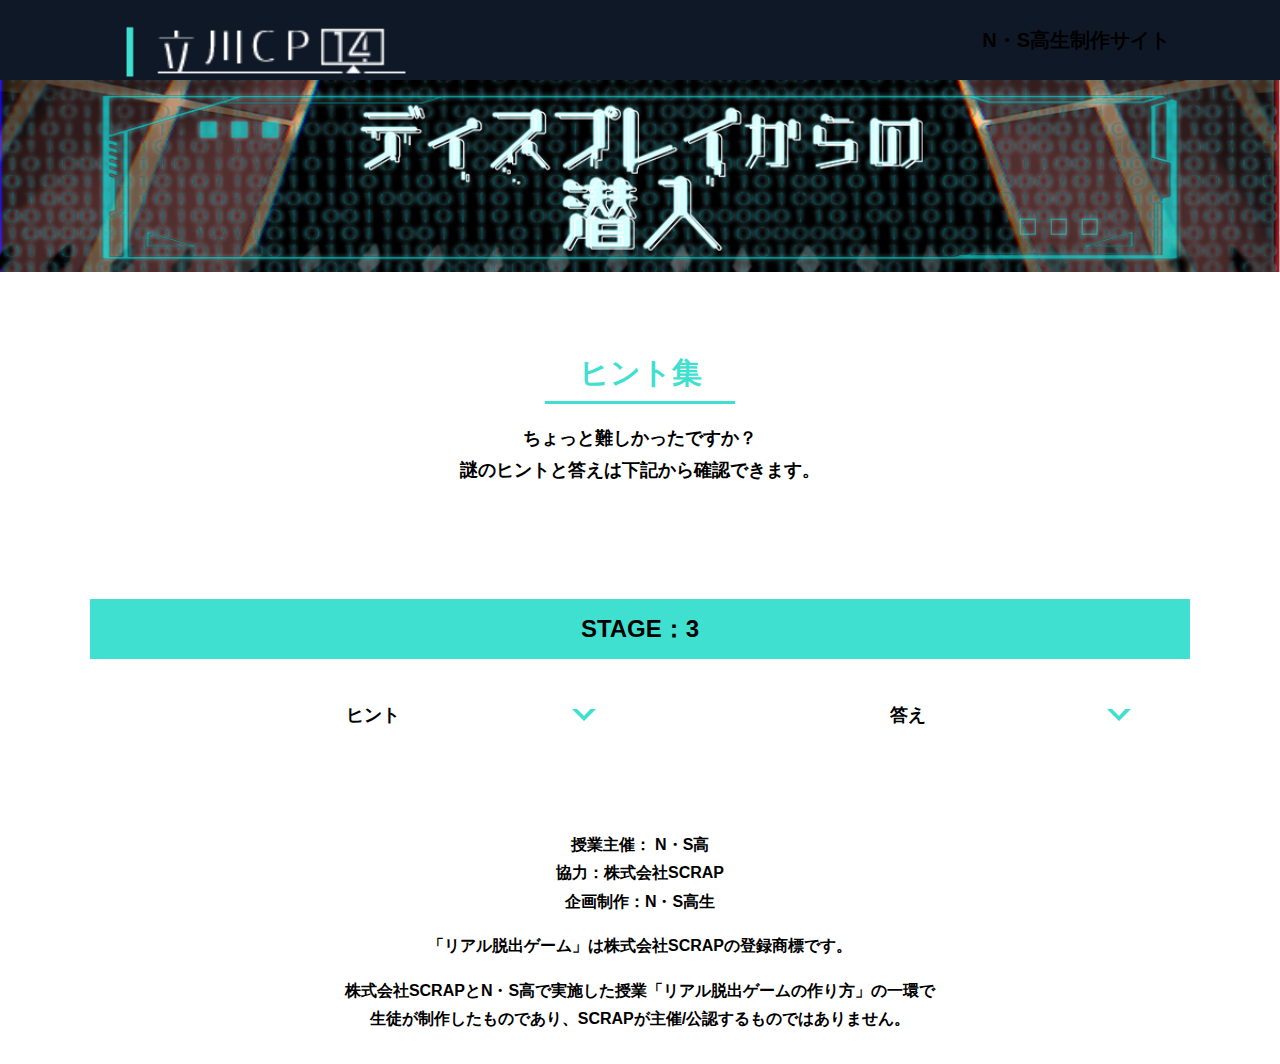
<file: hint3.html>
<!DOCTYPE html>
<html lang="ja">
<head>
  <meta charset="UTF-8">
  <meta http-equiv="X-UA-Compatible" content="IE=edge">
  <meta name="viewport" content="width=device-width, initial-scale=1.0">
  <title>ヒント │ 封鎖された家庭科室からの脱出 │ Project N</title>
  <link rel="stylesheet" href="assets/css/normalize.css">
  <link rel="stylesheet" href="assets/css/style.css">
</head>
<body>
  <svg width="0" height="0" class="hidden">
    <symbol xmlns="http://www.w3.org/2000/svg" viewBox="0 0 12.47 24.94" id="arrow" class="arrow_svg">
      <title>arrow</title>
      <polygon points="0 24.94 0 19.66 7.35 12.47 0 5.92 0 0 12.47 12.47 0 24.94"/>
    </symbol>
  </svg>
  <header class="header">
    <div class="container">
      <div class="header__logo"><img src="assets/images/ロゴ 1.png" alt="チームロゴ"></div>
      <div class="header__name">N・S高生制作サイト</div>
    </div>
  </header>
  <main class="main hint-page">
    <!-- タイトルエリア　ここから -->
    <h1 class="main-title"><img src="assets/images/ヘッダー 1.png" alt="封鎖された家庭科室からの脱出"></h1>
    <!-- タイトルエリア　ここまで -->
    <section class="section">
      <div class="container">
        <div class="box bg-color--subcolor">
          <h2 class="section-title--border">ヒント集</h2>
          <p class="text-center">ちょっと難しかったですか？<br>
            謎のヒントと答えは下記から確認できます。</p>
        </div>
      </div>
    </section>
    <!-- STAGE3ヒント　ここから -->
    <section id="stage3" class="section bg-color--gray">
      <div class="container">
        <h2 class="section-title section-title--keycolor">STAGE：3</h2>
        <div class="row">
          <div class="column">
            <div class="card">
              <h3 class="card__title">ヒント<svg class="card__arrow"><use xlink:href="#arrow"></use></svg></h3>
              <p class="card__content">地下から一階への入り口は同じ"場所"なはず……<br>
                                       ん、待てよ。前の地図と何かが変わってる？<br>
                                       それに、時計の針が赤い……はっ、そういうことか！</p>
            </div>
              
 <!-- 3-2ヒント追加
            <div class="card">
              <h3 class="card__title">3-2ヒント<svg class="card__arrow"><use xlink:href="#arrow"></use></svg></h3>
              <p class="card__content">テキストテキストテキストテキストテキストテキストテキストテキストテキストテキスト</p>
            </div>
3-2ヒント追加ここまで -->

 <!-- 3-3ヒント追加
        　　 <div class="card">
              <h3 class="card__title">3-3ヒント<svg class="card__arrow"><use xlink:href="#arrow"></use></svg></h3>
              <p class="card__content">テキストテキストテキストテキストテキストテキストテキストテキストテキストテキスト</p>
            </div>
3-3ヒント追加ここまで -->
              
          </div>
          <div class="column">
            <div class="card">
              <h3 class="card__title">答え<svg class="card__arrow"><use xlink:href="#arrow"></use></svg></h3>
              <p class="card__content">そうか、正解のルートは今北側にあるBか！</p>
            </div>

 <!-- 3-2答え追加
            <div class="card">
              <h3 class="card__title">3-2答え<svg class="card__arrow"><use xlink:href="#arrow"></use></svg></h3>
              <p class="card__content">ううう</p>
            </div>
3-2答え追加ここまで -->
              
<!-- 3-3答え追加          
            <div class="card">
              <h3 class="card__title">2-3答え<svg class="card__arrow"><use xlink:href="#arrow"></use></svg></h3>
              <p class="card__content">ううう</p>
            </div>
3-3答え追加ここまで -->
              
          </div>
        </div>
      </div>
    </section>
    <!-- STAGE3ヒント　ここまで -->
  </main>
  <footer class="footer section bg-color--gray">
    <div class="container">
        <p class="text-center">授業主催： N・S高<br>協力：株式会社SCRAP<br>企画制作：N・S高生</p>
        <p class="text-center">「リアル脱出ゲーム」は株式会社SCRAPの登録商標です。</p>
        <p class="text-center">株式会社SCRAPとN・S高で実施した授業「リアル脱出ゲームの作り方」の一環で<br>生徒が制作したものであり、SCRAPが主催/公認するものではありません。</p>
    </div>
  </footer>
  <script src="assets/js/hint.js"></script>
</body>
</html>
</file>
<file: assets/css/style.css>
@charset "UTF-8";
/****************************
 * 共通CSSのテンプレートです。
*****************************/
*,
*::before,
*::after {
  -webkit-box-sizing: border-box;
          box-sizing: border-box;
}

html {
  font-size: 18px;
  -webkit-box-sizing: border-box;
          box-sizing: border-box;
}

body {
  overflow-x: hidden;
  font-family: "游ゴシック体", "Yu Gothic", YuGothic, "ヒラギノ角ゴ Pro", "Hiragino Kaku Gothic Pro", "メイリオ", "Meiryo", sans-serif;
  font-size: 18px;
  line-height: 1.77778;
  font-weight: bold;
  text-decoration: none;
  border: none;
  list-style: none;
  margin: 0;
}

img {
  width: 100%;
}

figure {
  margin: 0;
}

figcaption {
  margin-top: 30px;
  font-size: 14px;
}

@media screen and (max-width: 767px) {
  figcaption {
    font-size: 13px;
  }
}

input[type=text] {
  font-size: 18px;
  border: none;
  padding: 25px 35px;
  display: block;
  margin: 0 auto;
  max-width: 580px;
  width: 100%;
}

::-webkit-input-placeholder {
  color: #FFF;
}

:-ms-input-placeholder {
  color: #40E0DO;
}

::-ms-input-placeholder {
  color: #FFF;
}

::placeholder {
  color: #0F1827;
}

button {
  cursor: pointer;
  display: block;
  border: none;
  margin: 0 auto;
  background-color: #40E0D0;
  color: #0F1827;
  width: 287px;
  height: 55px;
}

/*******************
* Layout
*******************/
.section {
  padding-top: 30px;
  padding-bottom: 30px;
}

.section--clear {
  /* ステージクリア画面 */
  position: fixed;
  display: none;
  /* 読み込み時に一瞬表示されるのを防ぐ */
  -webkit-box-pack: center;
      -ms-flex-pack: center;
          justify-content: center;
  -webkit-box-align: center;
      -ms-flex-align: center;
          align-items: center;
  top: 0;
  bottom: 0;
  left: 0;
  right: 0;
  z-index: 200;
}

.section--clear.isClear {
  display: -webkit-box;
  display: -ms-flexbox;
  display: flex;
}

.container {
  width: 1100px;
  padding-left: 20px;
  padding-right: 20px;
  margin: 0 auto;
}

@media screen and (max-width: 1100px) {
  .container {
    width: calc(100% - 40px);
  }
}

.row {
  display: -webkit-box;
  display: -ms-flexbox;
  display: flex;
  -ms-flex-line-pack: stretch;
      align-content: stretch;
  gap: 10px;
}

.row + .row {
  margin-top: 20px;
}

.column {
  width: 100%;
}

.card {
  background-color: #FFF;
  margin-bottom: 20px;
  height: 100%;
}

.card__title {
  font-size: 18px;
  text-align: center;
  margin: 0;
  padding: 20px 30px;
  position: relative;
  cursor: pointer;
}

.card__content {
  -webkit-transition: all 0.3s;
  transition: all 0.3s;
  font-size: 16px;
  padding: 20px 30px;
  margin: 0;
  position: relative;
}

.card__content::before {
  display: block;
  content: '';
  width: calc(100% - 60px);
  height: 7px;
  background-color: #40E0D0;
  position: absolute;
  top: -10px;
  left: 30px;
}

.hint-page .card {
  height: auto;
}

.hint-page .card__content {
  display: none;
  text-align: center;
}

.hint-page .card__arrow {
  position: absolute;
  top: calc(50% - 12px);
  right: 45px;
  -webkit-transform: rotate(90deg);
          transform: rotate(90deg);
  -webkit-transition: all 0.3s;
  transition: all 0.3s;
  fill: #40E0D0;
  width: 12px;
  height: 24px;
}

.hint-page .card.is-open .card__content {
  display: block;
}

.hint-page .card.is-open .card__arrow {
  -webkit-transform: rotate(-90deg);
          transform: rotate(-90deg);
}

.box {
  padding: 35px 30px;
}

.youtube {
  position: relative;
  width: 100%;
  padding-top: 56.25%;
}

.youtube iframe {
  position: absolute;
  top: 0;
  left: 0;
  width: 100%;
  height: 100%;
}

.youtube__container {
  max-width: 800px;
  margin: 0 auto;
}

/*********************
* Color
*********************/
.bg-color--keycolor {
  background-color: #FFF;
}

.bg-color--subcolor {
  background-color: #FFF;
}

.bg-color--gray {
  background-color: #FFF;
}

.bg-color--darkgrey{
  background-color: #0F1827;
}


/*********************
* title
**********************/
.main-title {
  margin: 0;
}

.sub-title {
  text-align: center;
  font-size: 18px;
  line-height: 1.66667;
}

.sub-title__bg {
  background-color: #fcee21;
  padding-left: 1rem;
  padding-right: 1rem;
}

.section-title {
  font-size: 24px;
  line-height: 1.75;
  text-align: center;
  padding: 9px 20px;
  background-color: #04E0D0;
  margin: 0 -20px 20px -20px;
}

.section-title__stage {
  display: inline-block;
  margin-right: 2rem;
}

.section-title--keycolorlight {
  background-color: #40E0D0;
}

.section-title--keycolorlight .section-title__stage {
  color: #FFF;
}

.section-title--keycolor {
  background-color: #40E0D0;
}

.section-title--story {
  width: 330px;
  margin: 0 auto 20px;
}

.section-title--border {
  position: relative;
  font-size: 30px;
  text-align: center;
  line-height: 1.06667;
  margin: 0;
  padding-bottom: 15px;
  color: #40E0D0;
}

.section-title--border::after {
  position: absolute;
  bottom: 0;
  left: calc(50% - 95px);
  display: block;
  content: '';
  background-color: #40E0D0;
  height: 2.6px;
  width: 190px;
}

/******************
* text
******************/
.font-eng {
  font-style: italic;
  font-weight: normal;
}
.story{
 color: white;
}
/*************************
* Button
*************************/
.btn {
  display: block;
  text-decoration: none;
  cursor: pointer;
  background-color: #40E0D0;
  color: #FFF;
  font-size: 24px;
  line-height: 1.54167;
  text-align: center;
  padding: 11.5px;
  width: calc(100% - 40px);
  max-width: 700px;
  margin: 10px auto;
  position: relative;
}

.btn:hover {
  opacity: 0.7;
}

.btn__arrow {
  position: absolute;
  top: calc(50% - 12px);
  right: 15px;
  fill: #FFF;
  width: 12px;
  height: 24px;
}

/****************
* header
*****************/
.header {
  background-color: #0F1827;
  height: 80px;
}

.header .container {
  display: -webkit-box;
  display: -ms-flexbox;
  display: flex;
  -webkit-box-pack: justify;
      -ms-flex-pack: justify;
          justify-content: space-between;
  -webkit-box-align: center;
      -ms-flex-align: center;
          align-items: center;
  height: 100%;
}

.header__logo {
  width: 330px;
  height: 42px;
}

.header__name {
  font-size: 20px;
  line-height: 1.1;
}

.footer {
  font-size: 16px;
}

.footer p:first-child {
  margin-top: 0;
}

.footer p:last-child {
  margin-bottom: 0;
}

/********************
* main
********************/
.story__note {
  margin: 0;
  color: #000;
}

.story__note__outer {
  width: 860px;
  display: -webkit-box;
  display: -ms-flexbox;
  display: flex;
  padding: 20px;
  margin: 20px auto;
  -webkit-box-pack: center;
      -ms-flex-pack: center;
          justify-content: center;
}

@media screen and (max-width: 940px) {
  .story__note__outer {
    width: 100%;
  }
}

.stage-column__container + .stage-column__container {
  border-top: 2px solid #FFF;
}

.answer {
  font-size: 18px;
  margin-bottom: 20px;
  line-height: 80px;
  word-spacing: 20px;
}

.err-message {
  color: #40E0DO;
  font-size: 18px;
  text-align: center;
}

.link-hint {
  text-align: center;
  display: block;
  margin-top: 20px;
}

.clear-message {
  background-color: #FFF;
  padding: 30px 30px 60px;
  position: relative;
}

.clear-message__title {
  position: relative;
  display: block;
  text-align: center;
  color: #40E0D0;
  font-size: 30px;
  padding-bottom: 10px;
  margin-bottom: 35px;
}

.clear-message__title::after {
  content: '';
  position: absolute;
  display: block;
  width: 183px;
  height: 2px;
  background-color: #40E0D0;
  bottom: 0;
  left: calc(50% - (183px/2));
}

.clear-message__content {
  text-align: center;
}

.clear-message__btn {
  position: absolute;
  bottom: -30px;
  left: calc(50% - 144px);
  width: 288px;
  margin: 0;
}
.final-button {
  display: flex;
  justify-content: center;
}
/********************
* Utility
********************/
.text-center {
  text-align: center;
}

.text-left {
  text-align: left;
}

.text-right {
  text-align: right;
}

.hidden {
  display: none;
}
/*# sourceMappingURL=style.css.map */
</file>
